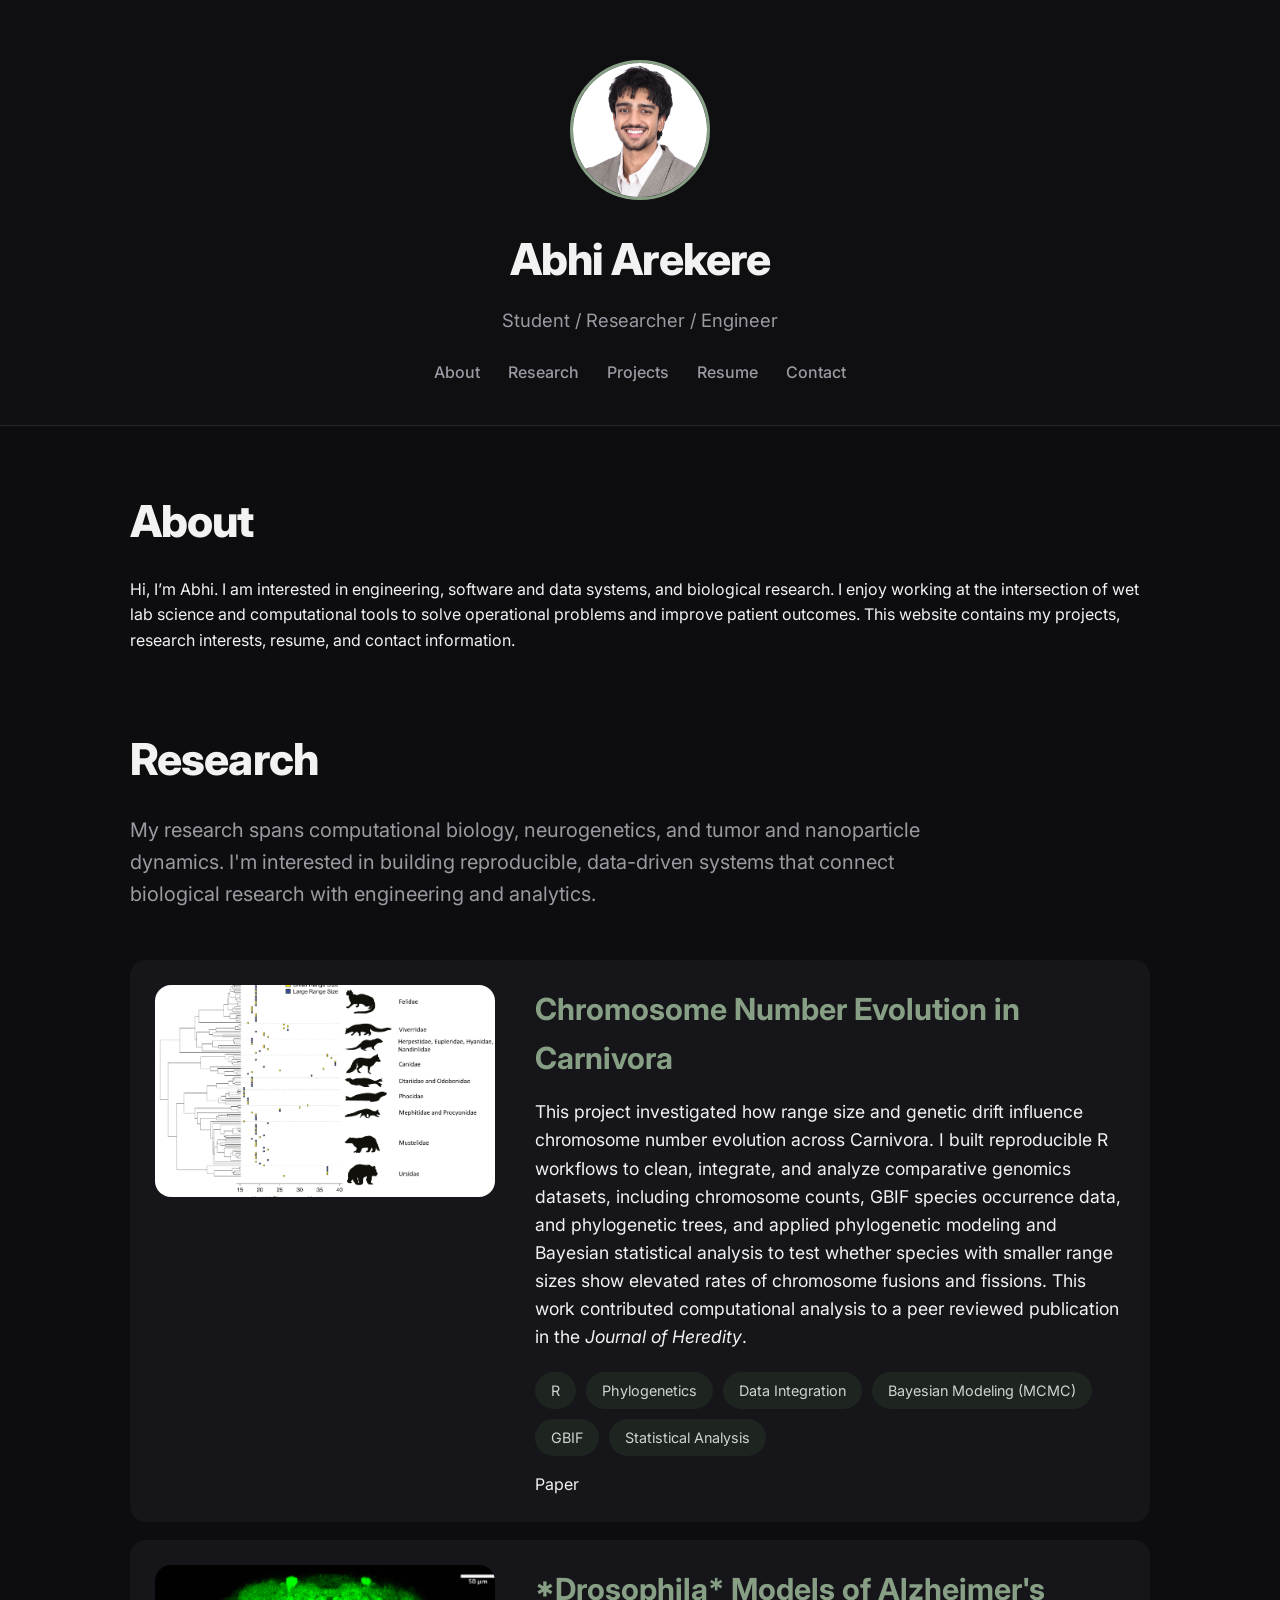
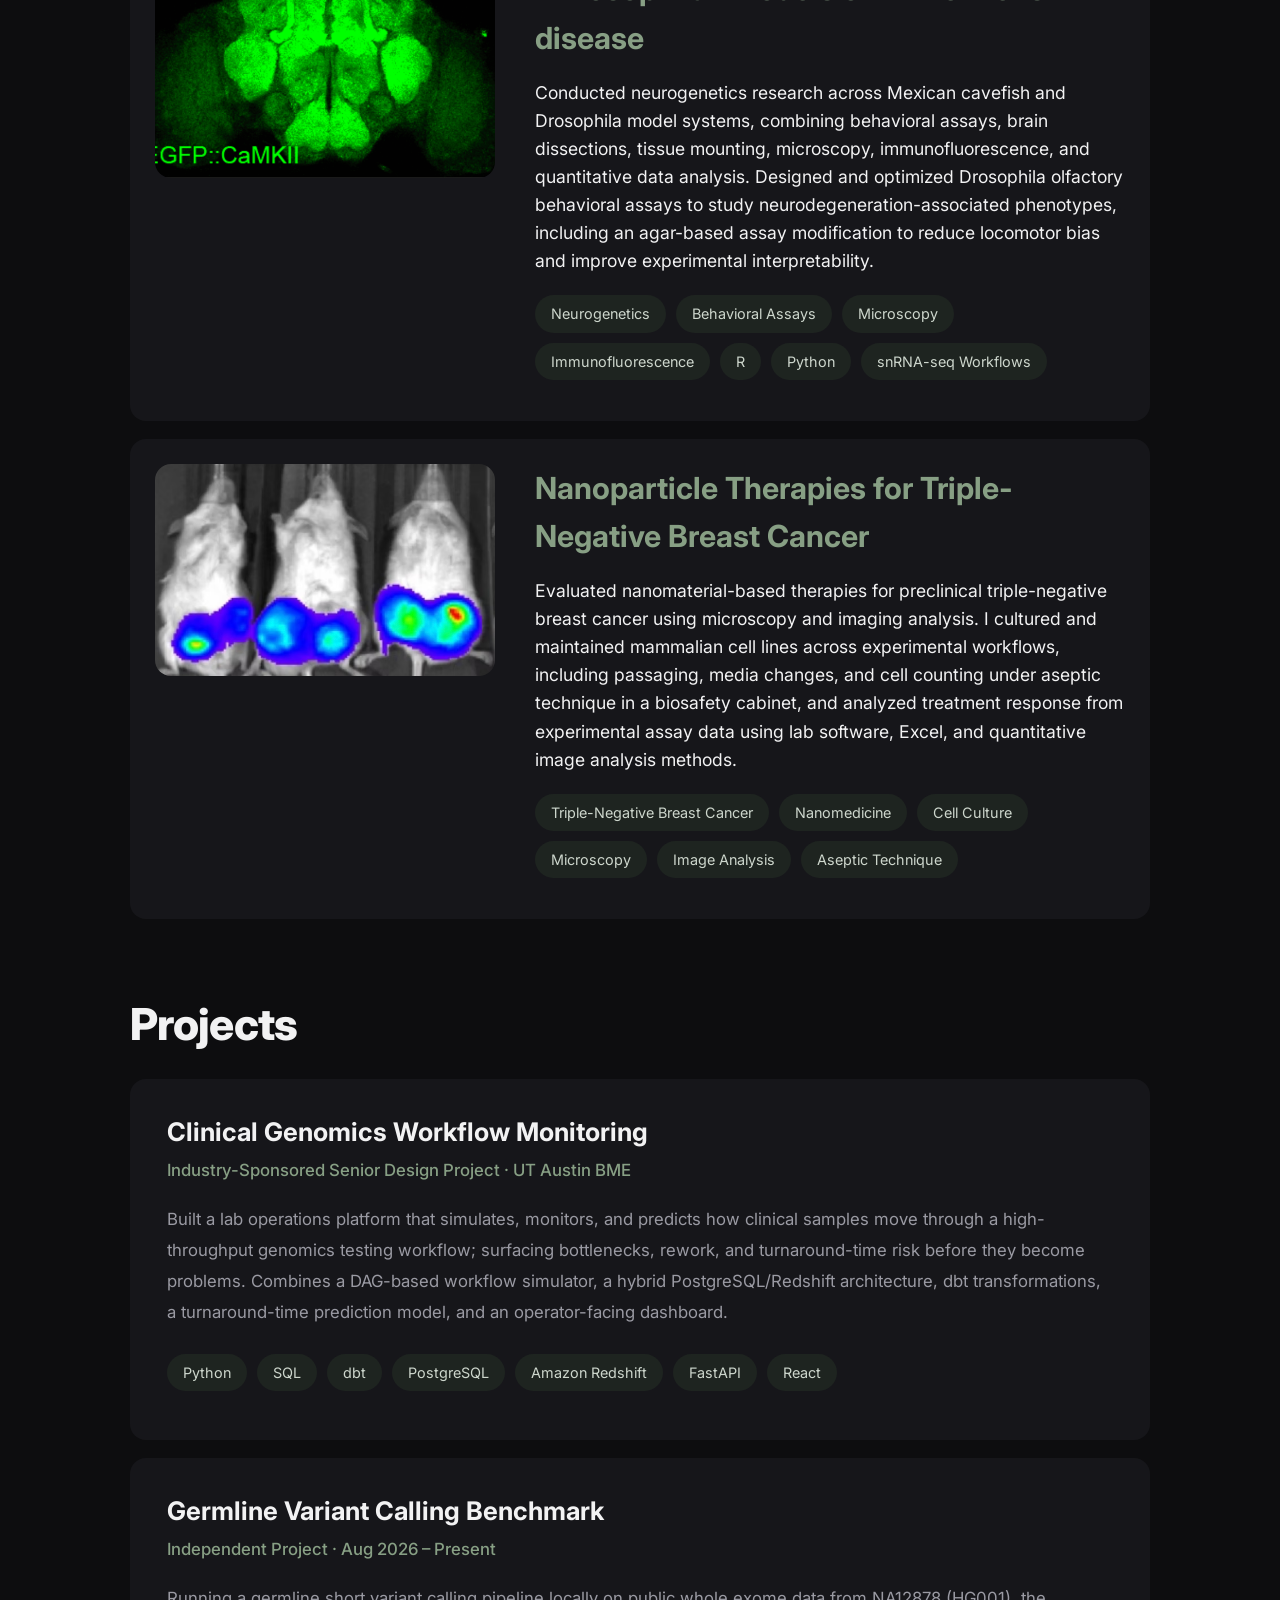
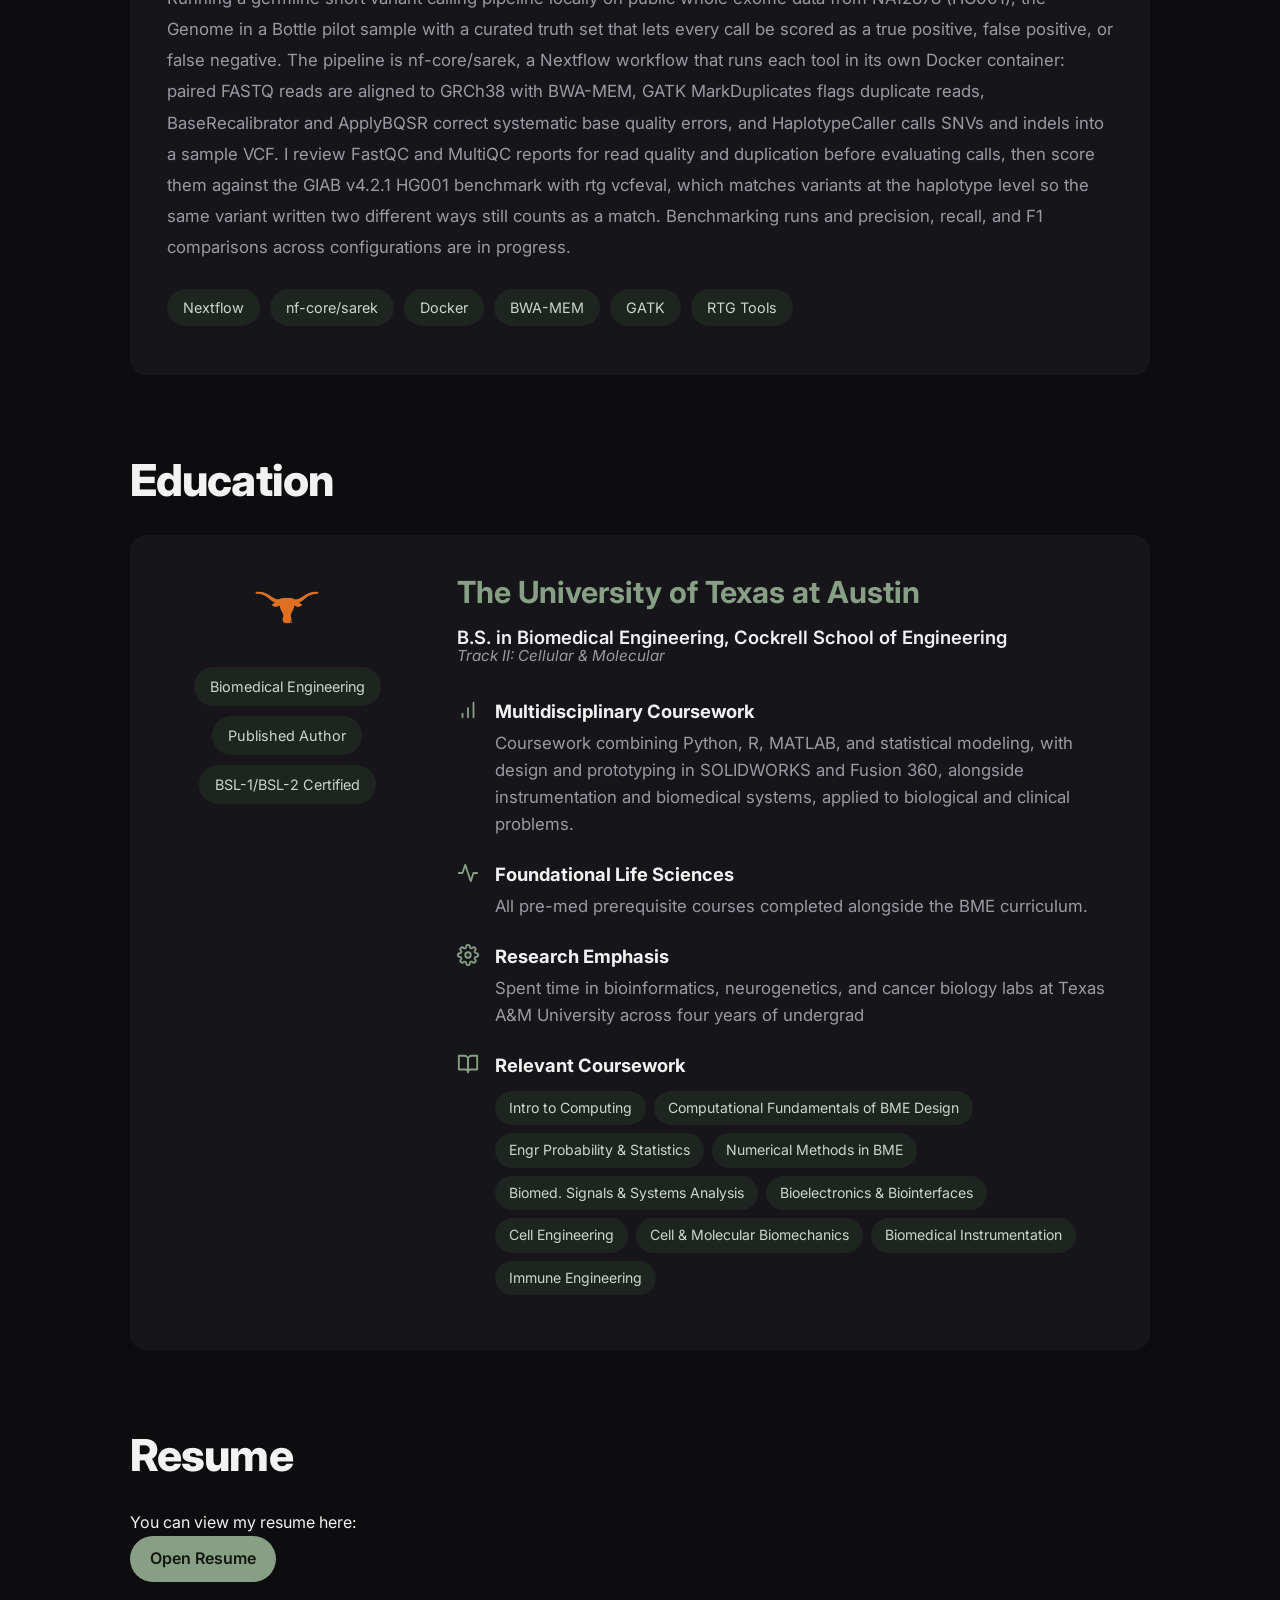
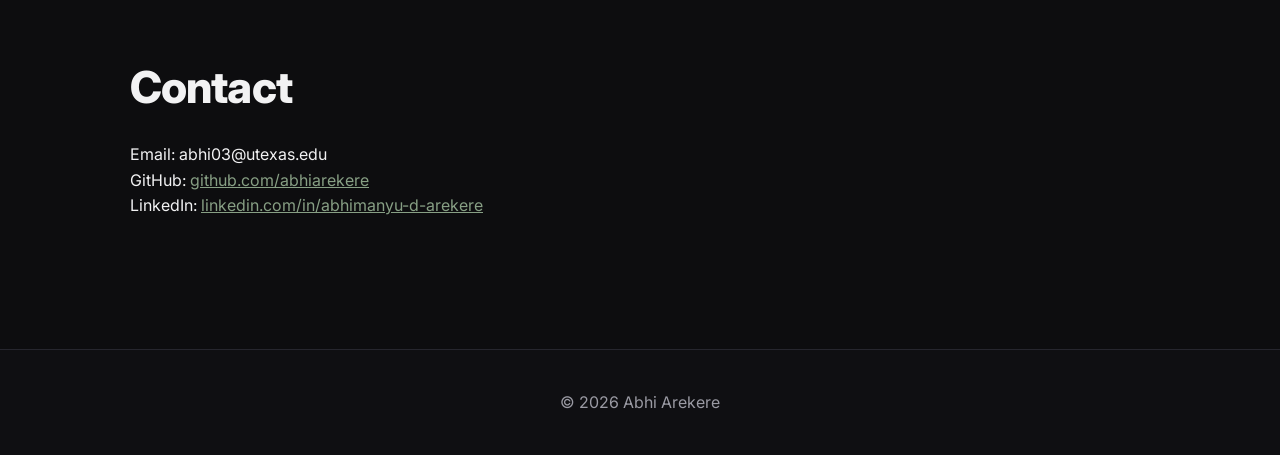
<file: index.html>
<!DOCTYPE html>
<html lang="en">
<head>
  <meta charset="UTF-8" />
  <meta name="viewport" content="width=device-width, initial-scale=1.0" />
  <title>Abhi Arekere</title>
  <link rel="stylesheet" href="style.css" />
</head>
<body>

<header>
  <img class="profile-photo" src="profile.png" alt="Abhi Arekere">
  <h1>Abhi Arekere</h1>
  <p>Student / Researcher / Engineer</p>

  <nav>
    <a href="#about">About</a>
    <a href="#research">Research</a>
    <a href="#projects">Projects</a>
    <a href="#resume">Resume</a>
    <a href="#contact">Contact</a>
  </nav>
</header>

  <main>

    <section id="about">
      <h2>About</h2>
      <p>
        Hi, I’m Abhi. I am interested in engineering, software and data systems, and biological research.
        I enjoy working at the intersection of wet lab science and computational tools to solve operational problems and improve patient outcomes. This website contains my projects,
        research interests, resume, and contact information.
      </p>
    </section>

    <section id="research">
      <h2>Research</h2>
<p class="research-intro">
    My research spans computational biology, neurogenetics, and
    tumor and nanoparticle dynamics. I'm interested in building reproducible, data-driven
    systems that connect biological research with engineering and analytics.
  </p>


      <div class="card">
  <div class="research-item">
    <a class="research-thumb" href="research-carnivora.html">
      <img src="images/carnivora.png" alt="Chromosome number evolution in Carnivora">
    </a>

    <div class="research-content">
      <h3>
        <a href="research-carnivora.html">Chromosome Number Evolution in Carnivora</a>
      </h3>

      <p>
        This project investigated how range size and genetic drift influence chromosome number evolution across Carnivora.
        I built reproducible R workflows to clean, integrate, and analyze comparative genomics datasets, including
        chromosome counts, GBIF species occurrence data, and phylogenetic trees, and applied phylogenetic modeling and
        Bayesian statistical analysis to test whether species with smaller range sizes show elevated rates of chromosome
        fusions and fissions. This work contributed computational analysis to a peer reviewed publication in the
        <em>Journal of Heredity</em>.
      </p>

      <div class="tags">
        <span class="tag">R</span>
        <span class="tag">Phylogenetics</span>
        <span class="tag">Data Integration</span>
        <span class="tag">Bayesian Modeling (MCMC)</span>
        <span class="tag">GBIF</span>
        <span class="tag">Statistical Analysis</span>
      </div>

      <a class="research-link" href="https://doi.org/10.1093/jhered/esae025" target="_blank">
         Paper
  </a>
    </div>
  </div>
</div>
    
          <div class="card">
  <div class="research-item">
    <a class="research-thumb" href="research-neurogenetics.html">
        <img src="images/neurogenetics.png" alt="Neurogenetics assay development and sequencing data analysis">
    </a>

    <div class="research-content">
    <h3><a href="research-neurogenetics.html">*Drosophila* Models of Alzheimer's disease</a></h3>

    <p>
      Conducted neurogenetics research across Mexican cavefish and Drosophila model systems,
      combining behavioral assays, brain dissections, tissue mounting, microscopy, immunofluorescence,
      and quantitative data analysis. Designed and optimized Drosophila olfactory behavioral assays
      to study neurodegeneration-associated phenotypes, including an agar-based assay modification
      to reduce locomotor bias and improve experimental interpretability.
    </p>

    <div class="tags">
      <span class="tag">Neurogenetics</span>
      <span class="tag">Behavioral Assays</span>
      <span class="tag">Microscopy</span>
      <span class="tag">Immunofluorescence</span>
      <span class="tag">R</span>
      <span class="tag">Python</span>
      <span class="tag">snRNA-seq Workflows</span>
    </div>
  </div>
</div>
          </div>
    
      <div class="card">
        <div class="research-item">
          <div class="research-thumb">
            <img src="images/tnbc.png" alt="Nanoparticle therapies for triple-negative breast cancer">
          </div>

          <div class="research-content">
            <h3>Nanoparticle Therapies for Triple-Negative Breast Cancer</h3>

            <p>
              Evaluated nanomaterial-based therapies for preclinical triple-negative breast cancer using
              microscopy and imaging analysis. I cultured and maintained mammalian cell lines across
              experimental workflows, including passaging, media changes, and cell counting under aseptic
              technique in a biosafety cabinet, and analyzed treatment response from experimental assay
              data using lab software, Excel, and quantitative image analysis methods.
            </p>

            <div class="tags">
              <span class="tag">Triple-Negative Breast Cancer</span>
              <span class="tag">Nanomedicine</span>
              <span class="tag">Cell Culture</span>
              <span class="tag">Microscopy</span>
              <span class="tag">Image Analysis</span>
              <span class="tag">Aseptic Technique</span>
            </div>
          </div>
        </div>
      </div>
  
  

    </section>
    
<section id="projects">
  <h2>Projects</h2>

  <div class="card project-card">
    <h3 class="project-title">
      Clinical Genomics Workflow Monitoring
    </h3>
    <p class="project-role">Industry-Sponsored Senior Design Project · UT Austin BME</p>

    <p class="project-desc">
      Built a lab operations platform that simulates, monitors, and predicts how clinical
      samples move through a high-throughput genomics testing workflow; surfacing bottlenecks,
      rework, and turnaround-time risk before they become problems. Combines a DAG-based
      workflow simulator, a hybrid PostgreSQL/Redshift architecture, dbt transformations, a
      turnaround-time prediction model, and an operator-facing dashboard.
    </p>

    <div class="tags">
      <span class="tag">Python</span>
      <span class="tag">SQL</span>
      <span class="tag">dbt</span>
      <span class="tag">PostgreSQL</span>
      <span class="tag">Amazon Redshift</span>
      <span class="tag">FastAPI</span>
      <span class="tag">React</span>
    </div>

  </div>

    <div class="card project-card">
    <h3 class="project-title">Germline Variant Calling Benchmark</h3>
    <p class="project-role">Independent Project · Aug 2026 – Present</p>

    <p class="project-desc">
      Running a germline short variant calling pipeline locally on public whole exome data from
      NA12878 (HG001), the Genome in a Bottle pilot sample with a curated truth set that lets every
      call be scored as a true positive, false positive, or false negative. The pipeline is
      nf-core/sarek, a Nextflow workflow that runs each tool in its own Docker container: paired
      FASTQ reads are aligned to GRCh38 with BWA-MEM, GATK MarkDuplicates flags duplicate reads,
      BaseRecalibrator and ApplyBQSR correct systematic base quality errors, and HaplotypeCaller
      calls SNVs and indels into a sample VCF. I review FastQC and MultiQC reports for read quality
      and duplication before evaluating calls, then score them against the GIAB v4.2.1 HG001
      benchmark with rtg vcfeval, which matches variants at the haplotype level so the same variant
      written two different ways still counts as a match. Benchmarking runs and precision, recall,
      and F1 comparisons across configurations are in progress.
    </p>

    <div class="tags">
      <span class="tag">Nextflow</span>
      <span class="tag">nf-core/sarek</span>
      <span class="tag">Docker</span>
      <span class="tag">BWA-MEM</span>
      <span class="tag">GATK</span>
      <span class="tag">RTG Tools</span>
    </div>
  </div>
</section>

  

<section id="education">
  <h2>Education</h2>

  <div class="education-item">
    <div class="education-left">
      <img class="school-logo" src="ut-logo.png" alt="University of Texas at Austin logo">

      <div class="edu-tags">
        <span class="edu-tag">Biomedical Engineering</span>
        <span class="edu-tag">Published Author</span>
        <span class="edu-tag">BSL-1/BSL-2 Certified</span>
      </div>
    </div>

    <div class="education-right">
      <h3>The University of Texas at Austin</h3>
      <p class="edu-degree">B.S. in Biomedical Engineering, Cockrell School of Engineering</p>
      <p class="edu-track">Track II: Cellular &amp; Molecular</p>

      <div class="edu-point">
        <span class="edu-icon">
          <!-- bar-chart -->
          <svg xmlns="http://www.w3.org/2000/svg" viewBox="0 0 24 24" fill="none" stroke="currentColor" stroke-width="2" stroke-linecap="round" stroke-linejoin="round">
            <line x1="12" y1="20" x2="12" y2="10"></line>
            <line x1="18" y1="20" x2="18" y2="4"></line>
            <line x1="6" y1="20" x2="6" y2="16"></line>
          </svg>
        </span>
        <div>
          <h4>Multidisciplinary Coursework</h4>
          <p>Coursework combining Python, R, MATLAB, and statistical modeling, with design and prototyping in SOLIDWORKS and Fusion 360, alongside
            instrumentation and biomedical systems, applied to biological and clinical problems.</p>
            
        </div>
      </div>

      <div class="edu-point">
        <span class="edu-icon">
          <!-- dna / activity -->
          <svg xmlns="http://www.w3.org/2000/svg" viewBox="0 0 24 24" fill="none" stroke="currentColor" stroke-width="2" stroke-linecap="round" stroke-linejoin="round">
            <path d="M22 12h-4l-3 9L9 3l-3 9H2"></path>
          </svg>
        </span>
        <div>
          <h4>Foundational Life Sciences</h4>
          <p>All pre-med prerequisite courses completed alongside the BME curriculum.</p>
        </div>
      </div>

      <div class="edu-point">
        <span class="edu-icon">
          <!-- settings / gear -->
          <svg xmlns="http://www.w3.org/2000/svg" viewBox="0 0 24 24" fill="none" stroke="currentColor" stroke-width="2" stroke-linecap="round" stroke-linejoin="round">
            <circle cx="12" cy="12" r="3"></circle>
            <path d="M19.4 15a1.65 1.65 0 0 0 .33 1.82l.06.06a2 2 0 0 1-2.83 2.83l-.06-.06a1.65 1.65 0 0 0-1.82-.33 1.65 1.65 0 0 0-1 1.51V21a2 2 0 0 1-4 0v-.09A1.65 1.65 0 0 0 9 19.4a1.65 1.65 0 0 0-1.82.33l-.06.06a2 2 0 0 1-2.83-2.83l.06-.06a1.65 1.65 0 0 0 .33-1.82 1.65 1.65 0 0 0-1.51-1H3a2 2 0 0 1 0-4h.09A1.65 1.65 0 0 0 4.6 9a1.65 1.65 0 0 0-.33-1.82l-.06-.06a2 2 0 0 1 2.83-2.83l.06.06a1.65 1.65 0 0 0 1.82.33H9a1.65 1.65 0 0 0 1-1.51V3a2 2 0 0 1 4 0v.09a1.65 1.65 0 0 0 1 1.51 1.65 1.65 0 0 0 1.82-.33l.06-.06a2 2 0 0 1 2.83 2.83l-.06.06a1.65 1.65 0 0 0-.33 1.82V9a1.65 1.65 0 0 0 1.51 1H21a2 2 0 0 1 0 4h-.09a1.65 1.65 0 0 0-1.51 1z"></path>
          </svg>
        </span>
        <div>
          <h4>Research Emphasis</h4>
          <p>Spent time in bioinformatics, neurogenetics, and cancer biology labs at Texas A&M University across four years of undergrad</p>
        </div>
      </div>

      <div class="edu-point">
        <span class="edu-icon">
          <!-- book-open -->
          <svg xmlns="http://www.w3.org/2000/svg" viewBox="0 0 24 24" fill="none" stroke="currentColor" stroke-width="2" stroke-linecap="round" stroke-linejoin="round">
            <path d="M2 3h6a4 4 0 0 1 4 4v14a3 3 0 0 0-3-3H2z"></path>
            <path d="M22 3h-6a4 4 0 0 0-4 4v14a3 3 0 0 1 3-3h7z"></path>
          </svg>
        </span>
        <div>
          <h4>Relevant Coursework</h4>
          <div class="coursework-tags">
            <!-- Courses Below -->
            <span class="course-tag">Intro to Computing</span>
            <span class="course-tag">Computational Fundamentals of BME Design</span>
            <span class="course-tag">Engr Probability & Statistics</span>
            <span class="course-tag">Numerical Methods in BME</span>
            <span class="course-tag">Biomed. Signals & Systems Analysis</span>
            <span class="course-tag">Bioelectronics & Biointerfaces</span>
            <span class="course-tag">Cell Engineering </span>
            <span class="course-tag">Cell & Molecular Biomechanics</span>
            <span class="course-tag">Biomedical Instrumentation</span>
            <span class="course-tag">Immune Engineering</span>
  

          </div>
        </div>
      </div>
    </div>
  </div>
</section>

            
    <section id="resume">
      <h2>Resume</h2>
      <p>
        You can view my resume here:
      </p>
      <a class="button" href="AbhiArekere_Engineering_Resume.pdf" target="_blank">Open Resume</a>
    </section>

    <section id="contact">
      <h2>Contact</h2>
      <p>Email: abhi03@utexas.edu</p>
      <p>GitHub: <a href="https://github.com/abhiarekere">github.com/abhiarekere</a></p>
      <p>LinkedIn: <a href="https://linkedin.com/in/abhimanyu-d-arekere">linkedin.com/in/abhimanyu-d-arekere</a></p>
    </section>

  </main>

  <footer>
    <p>© 2026 Abhi Arekere</p>
  </footer>

</body>
</html>
</file>
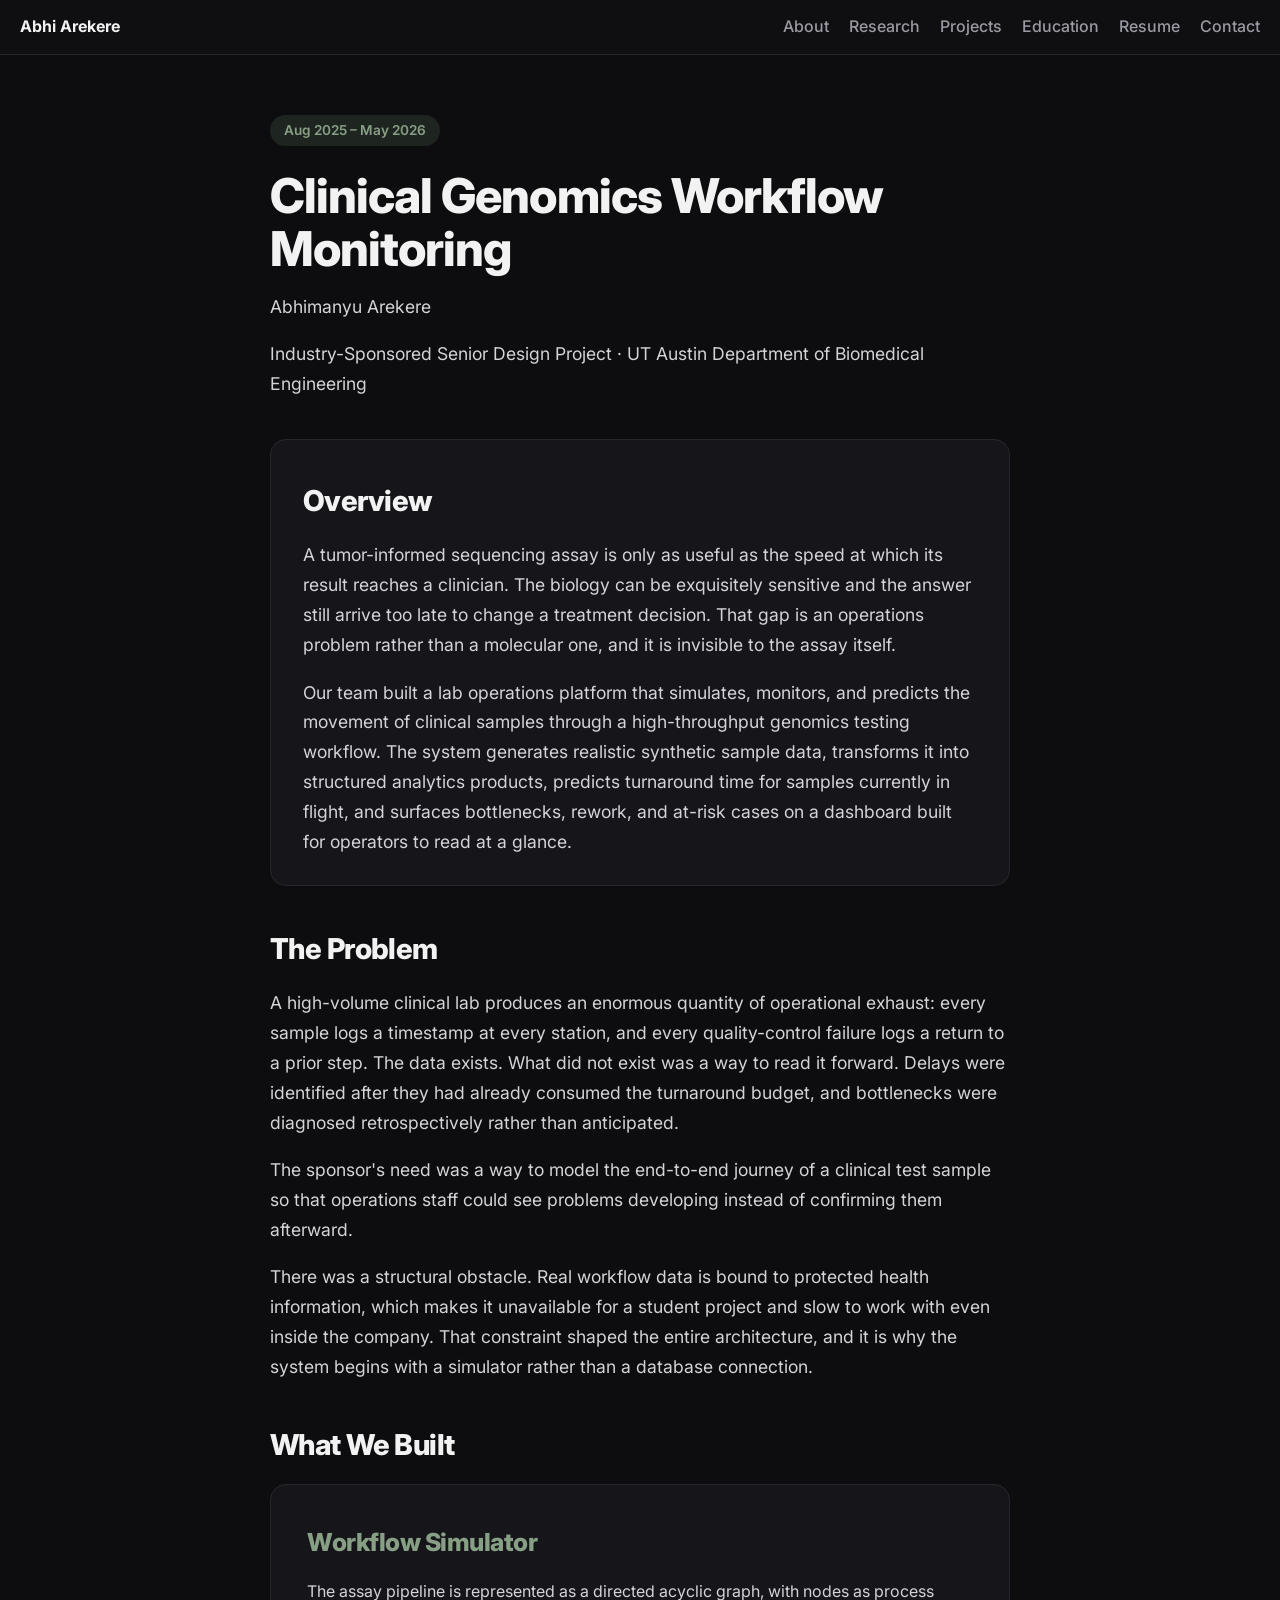
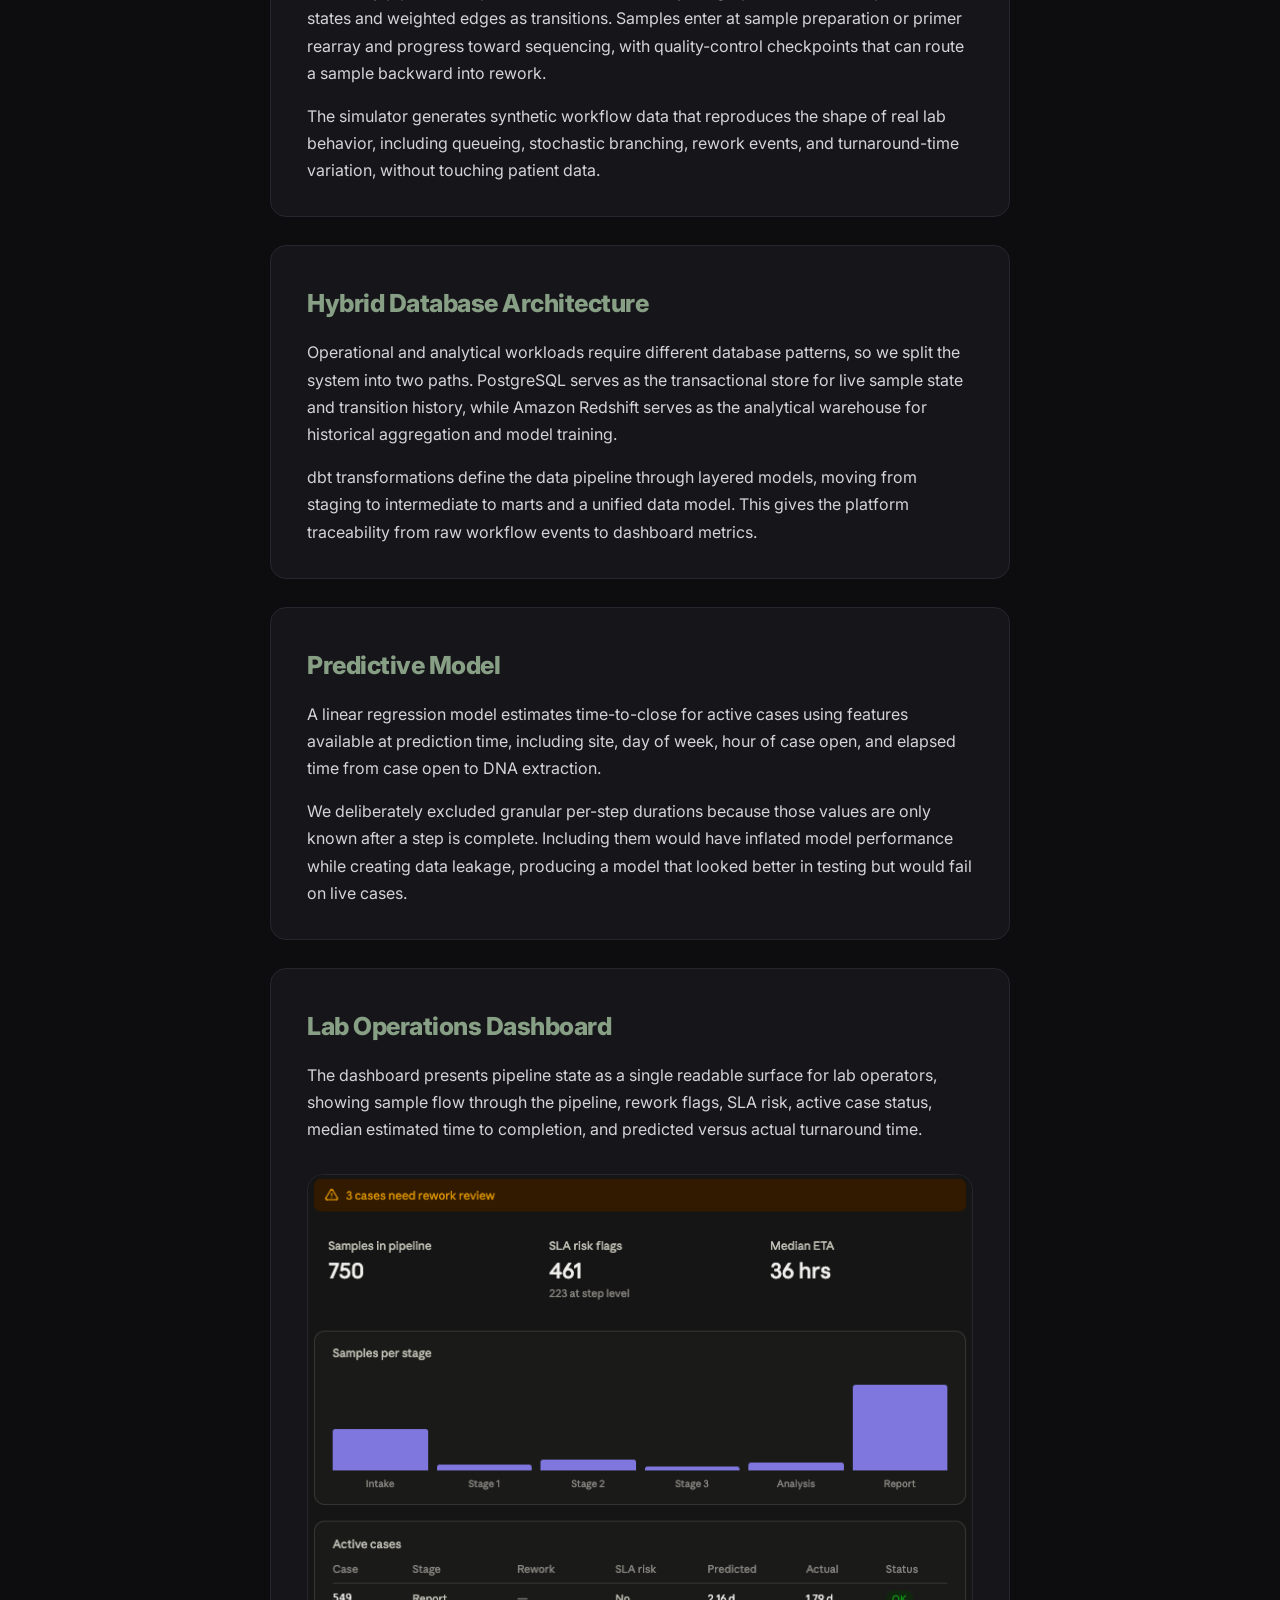
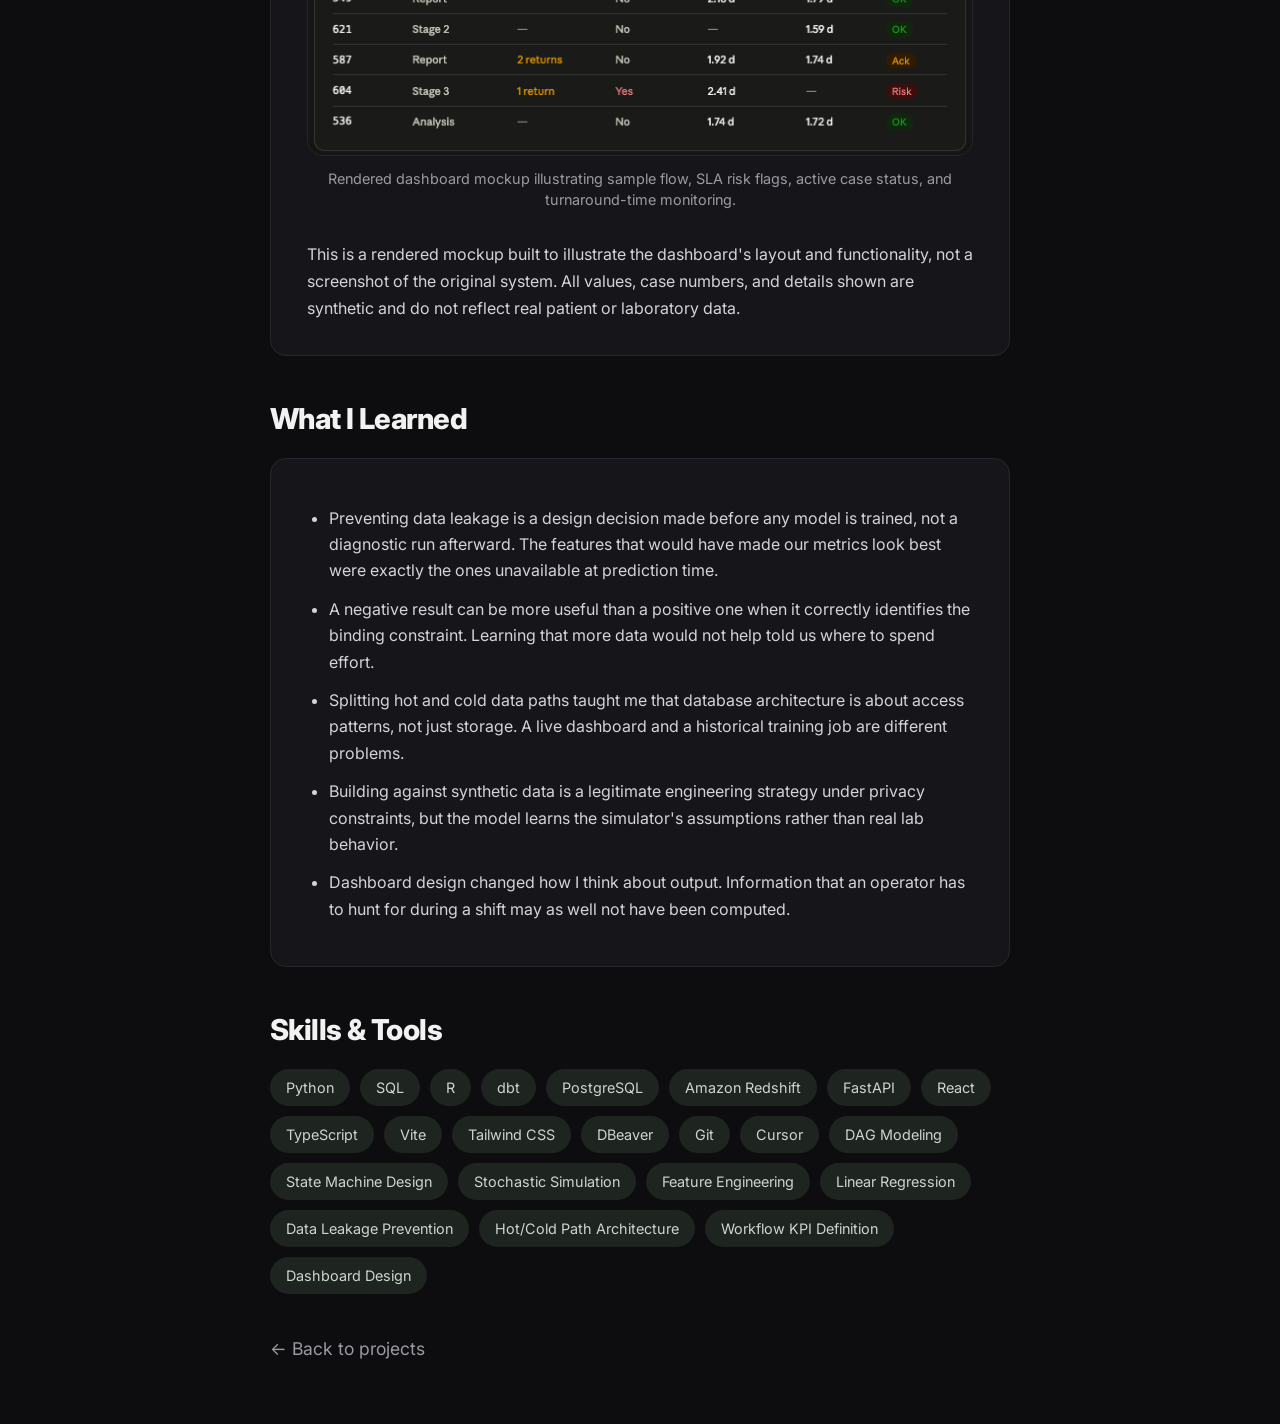
<file: project-clinical-genomics.html>
<!DOCTYPE html>
<html lang="en">
<head>
  <meta charset="UTF-8">
  <meta name="viewport" content="width=device-width, initial-scale=1.0">
  <title>Clinical Genomics Workflow Monitoring</title>
  <link rel="stylesheet" href="style.css">
</head>
  <body>
  <div class="site-nav">
    <a class="site-name" href="index.html">Abhi Arekere</a>
    <nav>
      <a href="index.html#about">About</a>
      <a href="index.html#research">Research</a>
      <a href="index.html#projects">Projects</a>
      <a href="index.html#education">Education</a>
      <a href="index.html#resume">Resume</a>
      <a href="index.html#contact">Contact</a>
    </nav>
  </div>
  <main class="detail-page">

    <span class="badge">Aug 2025 – May 2026</span>

    <h1>Clinical Genomics Workflow Monitoring</h1>
    <p class="author">Abhimanyu Arekere</p>
    <p class="affiliation">Industry-Sponsored Senior Design Project · UT Austin Department of Biomedical Engineering</p>

    <section class="abstract">
      <h2>Overview</h2>
      <p>
        A tumor-informed sequencing assay is only as useful as the speed at which its result
        reaches a clinician. The biology can be exquisitely sensitive and the answer still arrive
        too late to change a treatment decision. That gap is an operations problem rather than a
        molecular one, and it is invisible to the assay itself.
      </p>
      <p>
        Our team built a lab operations platform that simulates, monitors, and predicts the
        movement of clinical samples through a high-throughput genomics testing workflow. The
        system generates realistic synthetic sample data, transforms it into structured analytics
        products, predicts turnaround time for samples currently in flight, and surfaces
        bottlenecks, rework, and at-risk cases on a dashboard built for operators to read at a glance.
      </p>
    </section>

    <section>
      <h2>The Problem</h2>
      <p>
        A high-volume clinical lab produces an enormous quantity of operational exhaust: every
        sample logs a timestamp at every station, and every quality-control failure logs a return
        to a prior step. The data exists. What did not exist was a way to read it forward. Delays
        were identified after they had already consumed the turnaround budget, and bottlenecks were
        diagnosed retrospectively rather than anticipated.
      </p>
      <p>
        The sponsor's need was a way to model the end-to-end journey of a clinical test sample so
        that operations staff could see problems developing instead of confirming them afterward.
      </p>
      <p>
        There was a structural obstacle. Real workflow data is bound to protected health
        information, which makes it unavailable for a student project and slow to work with even
        inside the company. That constraint shaped the entire architecture, and it is why the
        system begins with a simulator rather than a database connection.
      </p>
    </section>

    <section>
  <h2>What We Built</h2>

  <div class="project-detail-card">
    <h2>Workflow Simulator</h2>
    <p>
      The assay pipeline is represented as a directed acyclic graph, with nodes as process states
      and weighted edges as transitions. Samples enter at sample preparation or primer rearray and
      progress toward sequencing, with quality-control checkpoints that can route a sample backward
      into rework.
    </p>
    <p>
      The simulator generates synthetic workflow data that reproduces the shape of real lab behavior,
      including queueing, stochastic branching, rework events, and turnaround-time variation, without
      touching patient data.
    </p>
  </div>

  <div class="project-detail-card">
    <h2>Hybrid Database Architecture</h2>
    <p>
      Operational and analytical workloads require different database patterns, so we split the system
      into two paths. PostgreSQL serves as the transactional store for live sample state and transition
      history, while Amazon Redshift serves as the analytical warehouse for historical aggregation and
      model training.
    </p>
    <p>
      dbt transformations define the data pipeline through layered models, moving from staging to
      intermediate to marts and a unified data model. This gives the platform traceability from raw
      workflow events to dashboard metrics.
    </p>
  </div>

  <div class="project-detail-card">
    <h2>Predictive Model</h2>
    <p>
      A linear regression model estimates time-to-close for active cases using features available at
      prediction time, including site, day of week, hour of case open, and elapsed time from case open
      to DNA extraction.
    </p>
    <p>
      We deliberately excluded granular per-step durations because those values are only known after
      a step is complete. Including them would have inflated model performance while creating data
      leakage, producing a model that looked better in testing but would fail on live cases.
    </p>
  </div>

  <div class="project-detail-card">
    <h2>Lab Operations Dashboard</h2>
    <p>
      The dashboard presents pipeline state as a single readable surface for lab operators, showing
      sample flow through the pipeline, rework flags, SLA risk, active case status, median estimated
      time to completion, and predicted versus actual turnaround time.
    </p>

    <figure class="project-detail-image">
      <img src="images/dashboard.png" alt="Clinical genomics workflow monitoring dashboard mockup">
      <figcaption>
        Rendered dashboard mockup illustrating sample flow, SLA risk flags, active case status,
        and turnaround-time monitoring.
      </figcaption>
    </figure>

    <p class="project-note">
      This is a rendered mockup built to illustrate the dashboard's layout and functionality, not a
      screenshot of the original system. All values, case numbers, and details shown are synthetic and
      do not reflect real patient or laboratory data.
    </p>
  </div>
</section>

   <section>
  <h2>What I Learned</h2>

  <div class="project-detail-card">
    <ul>
      <li>
        Preventing data leakage is a design decision made before any model is trained, not a
        diagnostic run afterward. The features that would have made our metrics look best were
        exactly the ones unavailable at prediction time.
      </li>
      <li>
        A negative result can be more useful than a positive one when it correctly identifies the
        binding constraint. Learning that more data would not help told us where to spend effort.
      </li>
      <li>
        Splitting hot and cold data paths taught me that database architecture is about access
        patterns, not just storage. A live dashboard and a historical training job are different
        problems.
      </li>
      <li>
        Building against synthetic data is a legitimate engineering strategy under privacy
        constraints, but the model learns the simulator's assumptions rather than real lab behavior.
      </li>
      <li>
        Dashboard design changed how I think about output. Information that an operator has to hunt
        for during a shift may as well not have been computed.
      </li>
    </ul>
  </div>
</section>

    <section>
      <h2>Skills &amp; Tools</h2>
      <div class="tags">
        <span class="tag">Python</span>
        <span class="tag">SQL</span>
        <span class="tag">R</span>
        <span class="tag">dbt</span>
        <span class="tag">PostgreSQL</span>
        <span class="tag">Amazon Redshift</span>
        <span class="tag">FastAPI</span>
        <span class="tag">React</span>
        <span class="tag">TypeScript</span>
        <span class="tag">Vite</span>
        <span class="tag">Tailwind CSS</span>
        <span class="tag">DBeaver</span>
        <span class="tag">Git</span>
        <span class="tag">Cursor</span>
        <span class="tag">DAG Modeling</span>
        <span class="tag">State Machine Design</span>
        <span class="tag">Stochastic Simulation</span>
        <span class="tag">Feature Engineering</span>
        <span class="tag">Linear Regression</span>
        <span class="tag">Data Leakage Prevention</span>
        <span class="tag">Hot/Cold Path Architecture</span>
        <span class="tag">Workflow KPI Definition</span>
        <span class="tag">Dashboard Design</span>
      </div>
    </section>

    <p><a class="back-link" href="index.html#projects">← Back to projects</a></p>
    
  </main>
</body>
</html>
</file>
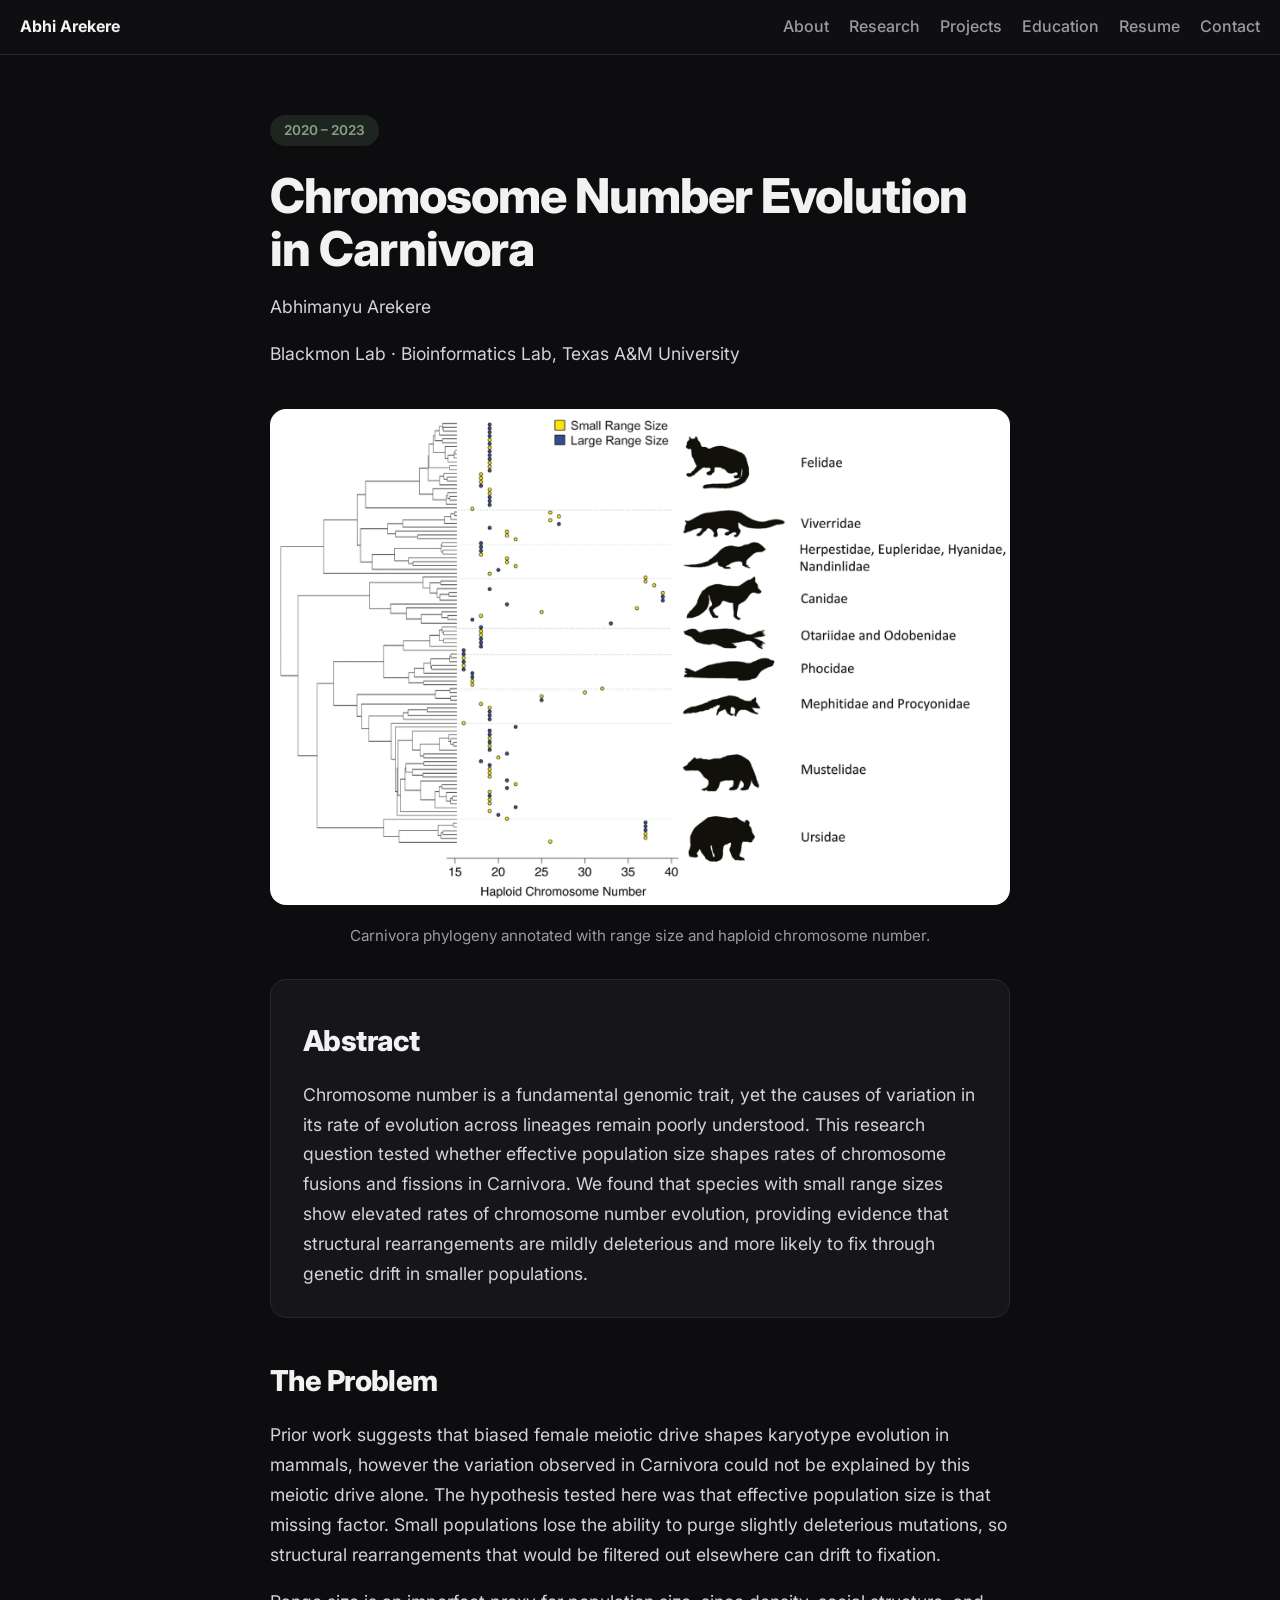
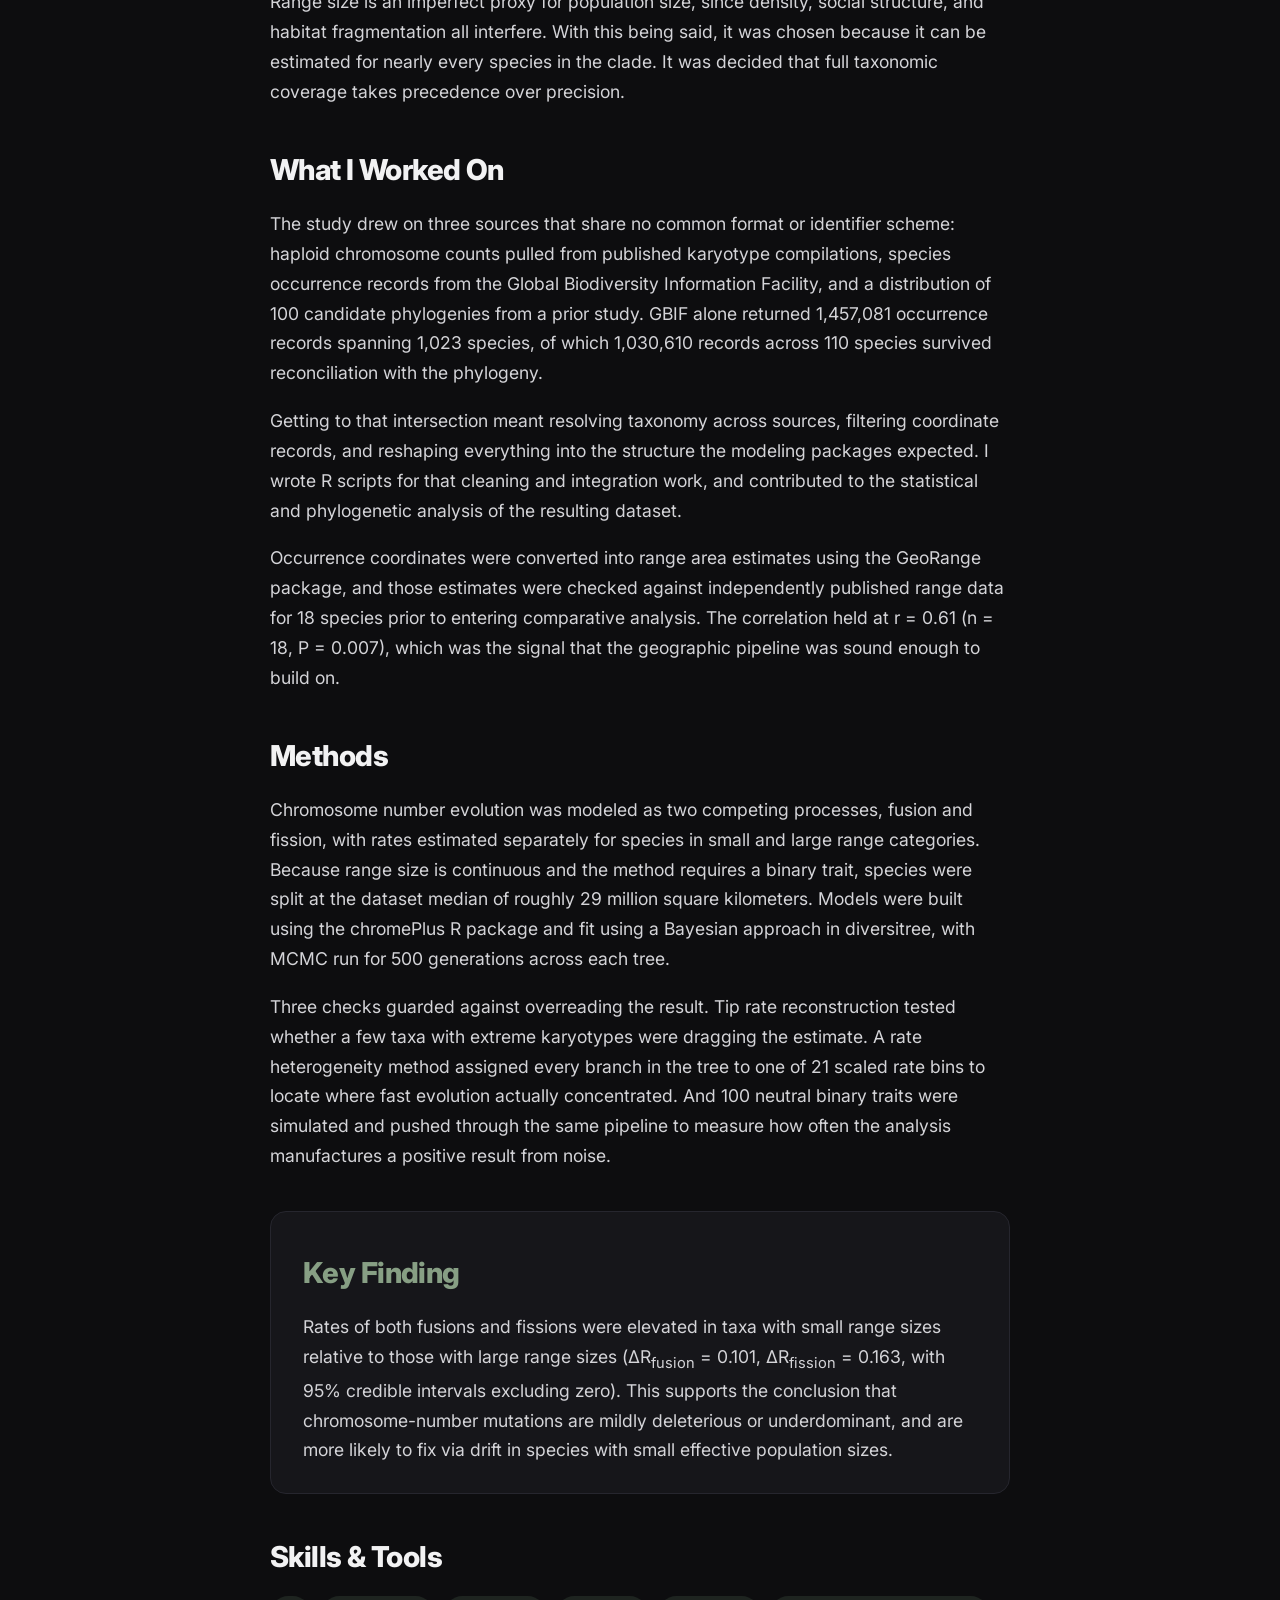
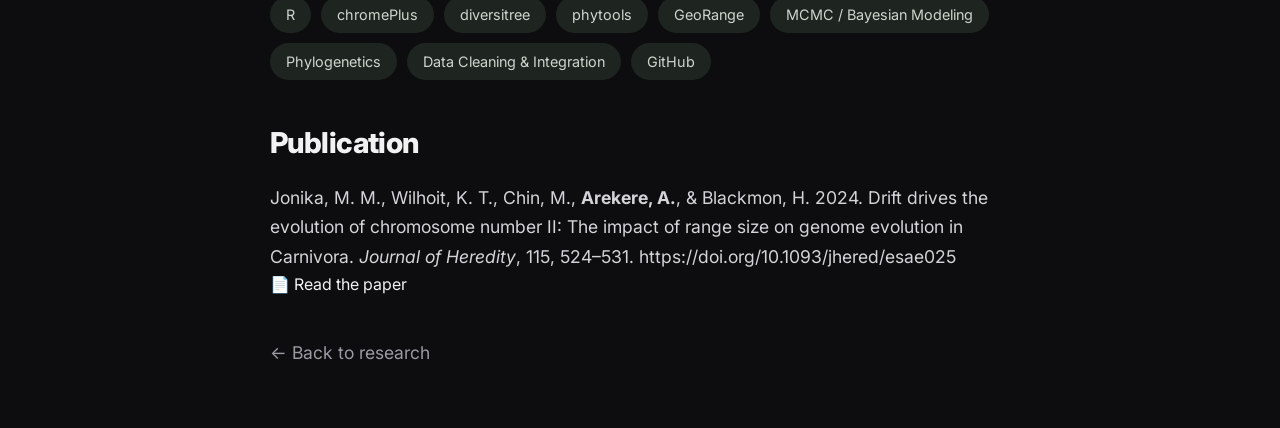
<file: research-carnivora.html>
<!DOCTYPE html>
<html lang="en">
<head>
  <meta charset="UTF-8">
  <meta name="viewport" content="width=device-width, initial-scale=1.0">
  <title>Chromosome Number Evolution in Carnivora</title>
  <link rel="stylesheet" href="style.css">
</head>
<body>
  <div class="site-nav">
    <a class="site-name" href="index.html">Abhi Arekere</a>
    <nav>
      <a href="index.html#about">About</a>
      <a href="index.html#research">Research</a>
      <a href="index.html#projects">Projects</a>
      <a href="index.html#education">Education</a>
      <a href="index.html#resume">Resume</a>
      <a href="index.html#contact">Contact</a>
    </nav>
  </div>
  <main class="detail-page">

    <span class="badge">2020 – 2023</span>

    <h1>Chromosome Number Evolution in Carnivora</h1>
    <p class="author">Abhimanyu Arekere</p>
    <p class="affiliation">Blackmon Lab · Bioinformatics Lab, Texas A&amp;M University</p>

    <figure>
      <img src="images/carnivora.png" alt="Phylogeny with range size and chromosome number">
      <figcaption>
        Carnivora phylogeny annotated with range size and haploid chromosome number.
      </figcaption>
    </figure>

    <section class="abstract">
      <h2>Abstract</h2>
      <p>
        Chromosome number is a fundamental genomic trait, yet the causes of variation
        in its rate of evolution across lineages remain poorly understood. This research
        question tested whether effective population size shapes rates of chromosome
        fusions and fissions in Carnivora. We found that species with small range sizes
        show elevated rates of chromosome number evolution, providing evidence that
        structural rearrangements are mildly deleterious and more likely to fix through
        genetic drift in smaller populations.
      </p>
    </section>

    <section>
      <h2>The Problem</h2>
      <p>
        Prior work suggests that biased female meiotic drive shapes karyotype evolution
        in mammals, however the variation observed in Carnivora could not be explained
        by this meiotic drive alone. The hypothesis tested here was that effective
        population size is that missing factor. Small populations lose the ability to
        purge slightly deleterious mutations, so structural rearrangements that would
        be filtered out elsewhere can drift to fixation.
      </p>
      <p>
        Range size is an imperfect proxy for population size, since density, social
        structure, and habitat fragmentation all interfere. With this being said, it
        was chosen because it can be estimated for nearly every species in the clade.
        It was decided that full taxonomic coverage takes precedence over precision.
      </p>
    </section>

    <section>
      <h2>What I Worked On</h2>
      <p>
        The study drew on three sources that share no common format or identifier
        scheme: haploid chromosome counts pulled from published karyotype compilations,
        species occurrence records from the Global Biodiversity Information Facility,
        and a distribution of 100 candidate phylogenies from a prior study. GBIF alone
        returned 1,457,081 occurrence records spanning 1,023 species, of which
        1,030,610 records across 110 species survived reconciliation with the
        phylogeny.
      </p>
      <p>
        Getting to that intersection meant resolving taxonomy across sources,
        filtering coordinate records, and reshaping everything into the structure
        the modeling packages expected. I wrote R scripts for that cleaning and
        integration work, and contributed to the statistical and phylogenetic
        analysis of the resulting dataset.
      </p>
      <p>
        Occurrence coordinates were converted into range area estimates using the
        GeoRange package, and those estimates were checked against independently
        published range data for 18 species prior to entering comparative analysis.
        The correlation held at r = 0.61 (n = 18, P = 0.007), which was the signal
        that the geographic pipeline was sound enough to build on.
      </p>
    </section>

    <section>
      <h2>Methods</h2>
      <p>
        Chromosome number evolution was modeled as two competing processes, fusion
        and fission, with rates estimated separately for species in small and large
        range categories. Because range size is continuous and the method requires a
        binary trait, species were split at the dataset median of roughly 29 million
        square kilometers. Models were built using the chromePlus R package and fit
        using a Bayesian approach in diversitree, with MCMC run for 500 generations
        across each tree.
      </p>
      <p>
        Three checks guarded against overreading the result. Tip rate reconstruction
        tested whether a few taxa with extreme karyotypes were dragging the estimate.
        A rate heterogeneity method assigned every branch in the tree to one of 21
        scaled rate bins to locate where fast evolution actually concentrated. And 100
        neutral binary traits were simulated and pushed through the same pipeline to
        measure how often the analysis manufactures a positive result from noise.
      </p>
    </section>

    <section class="key-finding">
      <h2>Key Finding</h2>
      <p>
        Rates of both fusions and fissions were elevated in taxa with small range sizes
        relative to those with large range sizes (ΔR<sub>fusion</sub> = 0.101, ΔR<sub>fission</sub> = 0.163,
        with 95% credible intervals excluding zero). This supports the conclusion that
        chromosome-number mutations are mildly deleterious or underdominant, and are more
        likely to fix via drift in species with small effective population sizes.
      </p>
    </section>

    <section>
      <h2>Skills &amp; Tools</h2>
      <div class="tags">
        <span class="tag">R</span>
        <span class="tag">chromePlus</span>
        <span class="tag">diversitree</span>
        <span class="tag">phytools</span>
        <span class="tag">GeoRange</span>
        <span class="tag">MCMC / Bayesian Modeling</span>
        <span class="tag">Phylogenetics</span>
        <span class="tag">Data Cleaning &amp; Integration</span>
        <span class="tag">GitHub</span>
      </div>
    </section>

    <section>
      <h2>Publication</h2>
      <p>
        Jonika, M. M., Wilhoit, K. T., Chin, M., <strong>Arekere, A.</strong>, &amp;
        Blackmon, H. 2024. Drift drives the evolution of chromosome number II: The
        impact of range size on genome evolution in Carnivora.
        <em>Journal of Heredity</em>, 115, 524–531. https://doi.org/10.1093/jhered/esae025
      </p>
      <a class="research-link" href="https://doi.org/10.1093/jhered/esae025" target="_blank">
        📄 Read the paper
      </a>
    </section>

    <p><a class="back-link" href="index.html#research">← Back to research</a></p>
    
  </main>
</body>
</html>
</file>
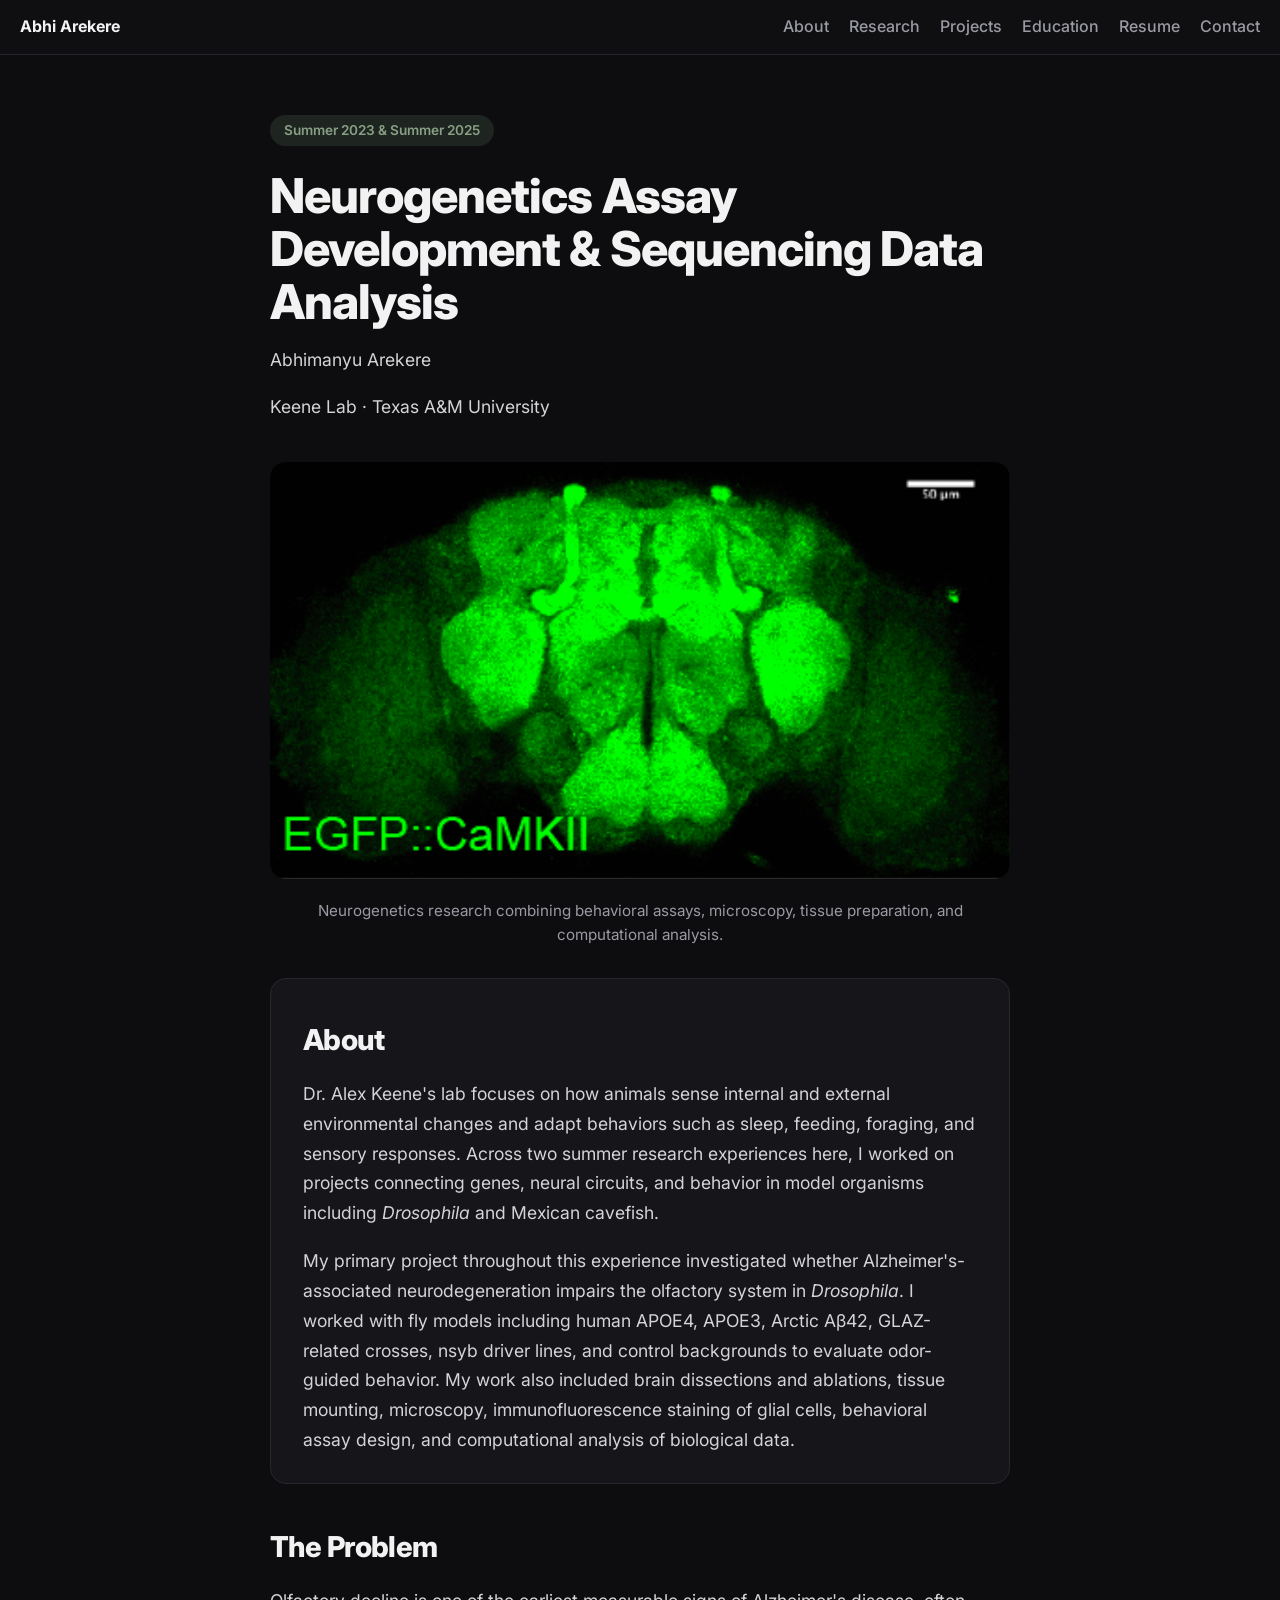
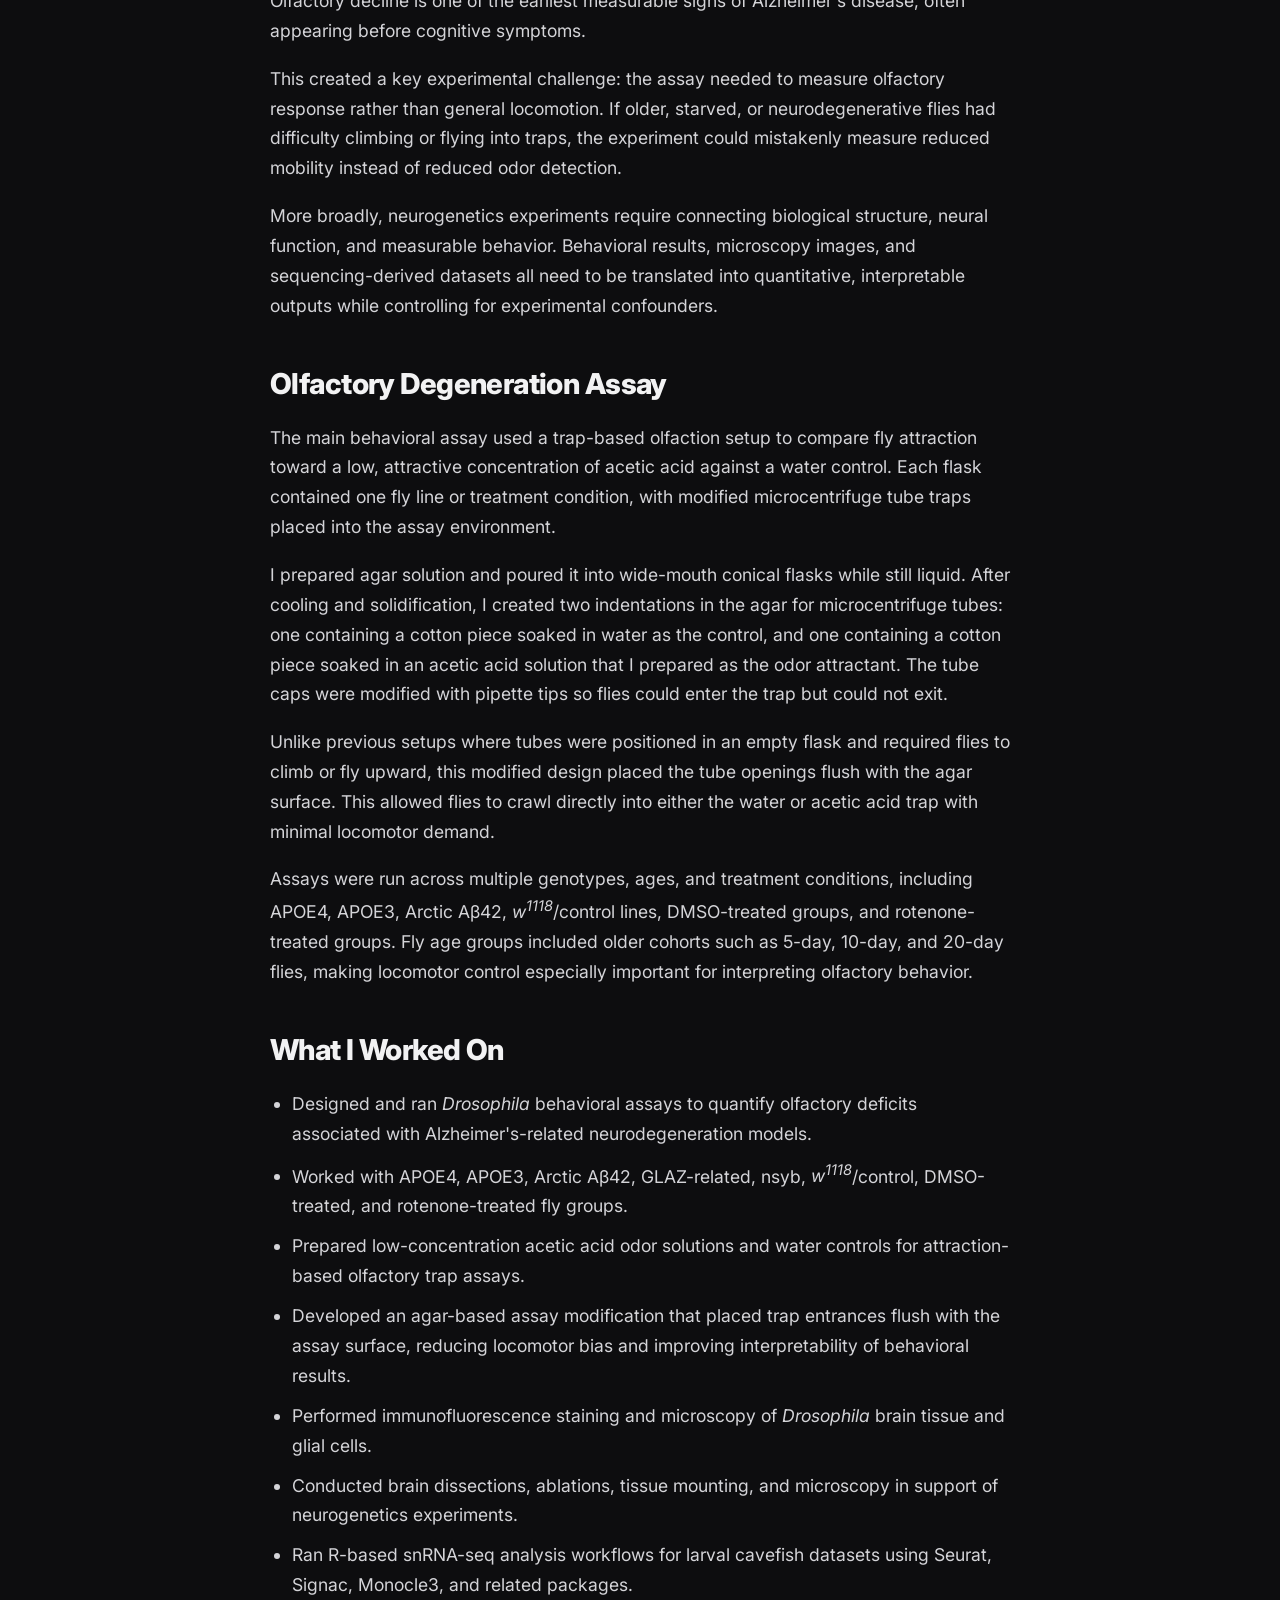
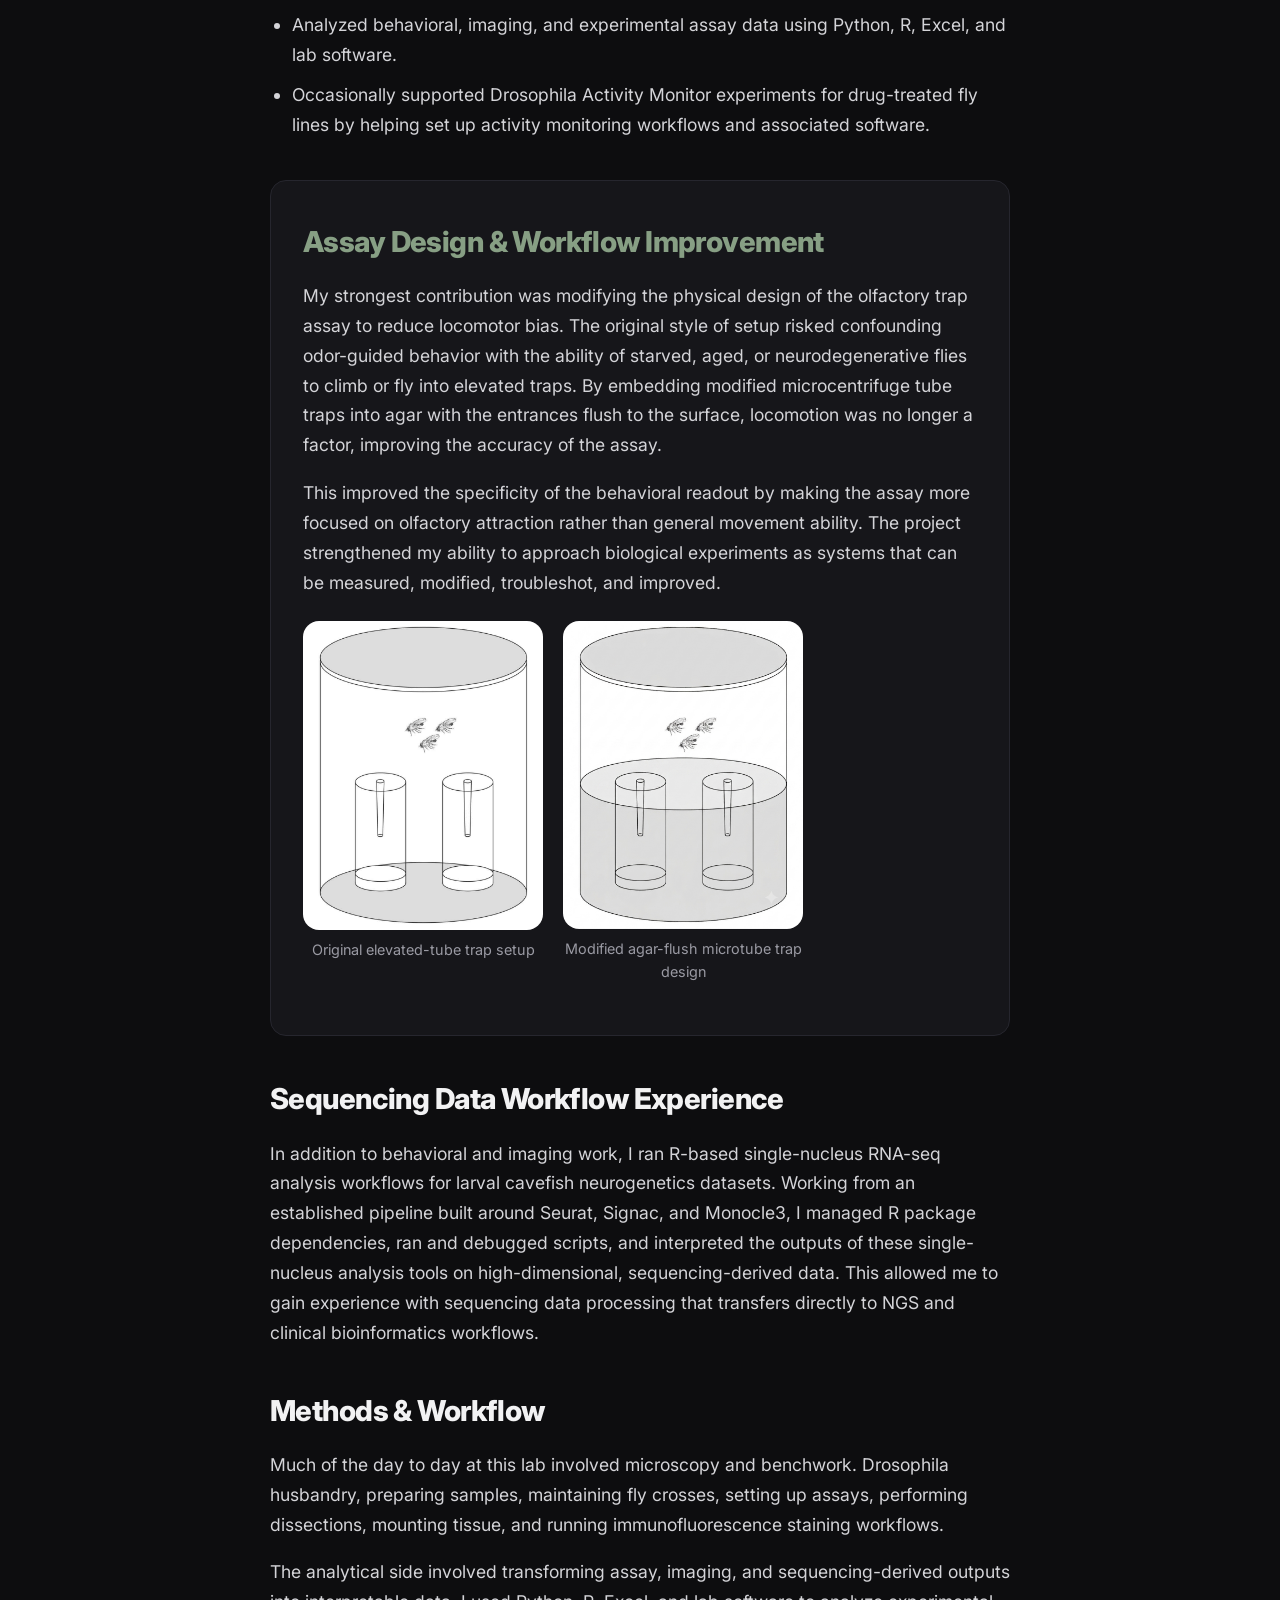
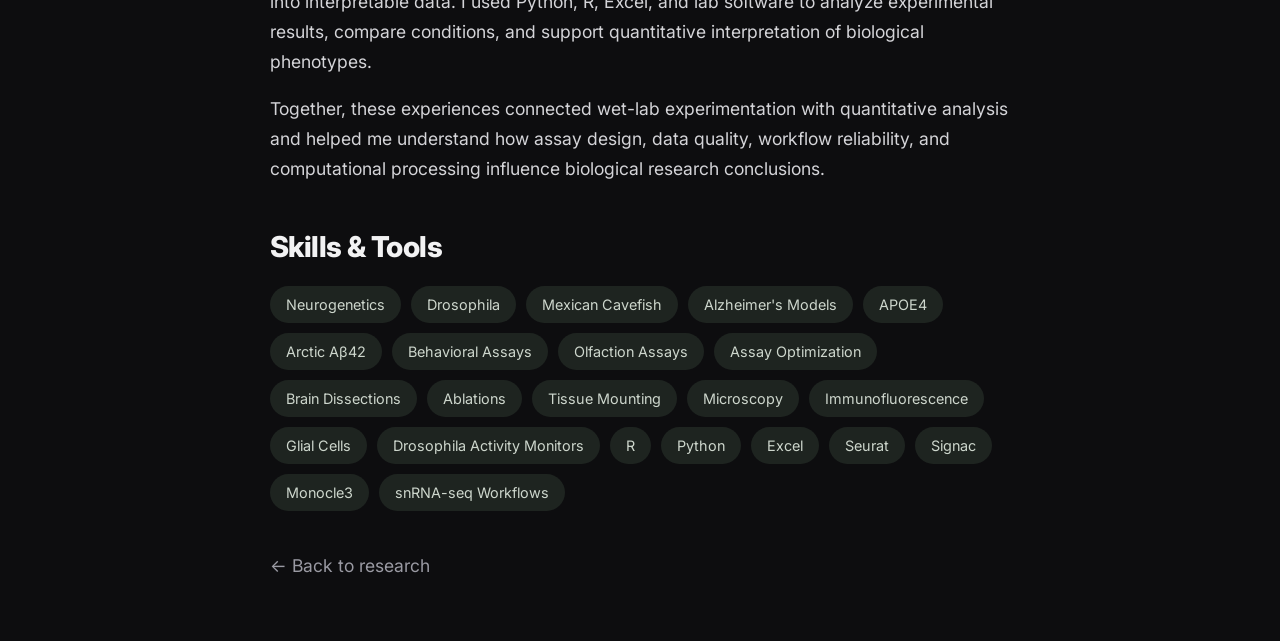
<file: research-neurogenetics.html>
<!DOCTYPE html>
<html lang="en">
<head>
  <meta charset="UTF-8">
  <meta name="viewport" content="width=device-width, initial-scale=1.0">
  <title>Neurogenetics Assay Development & Sequencing Data Analysis</title>
  <link rel="stylesheet" href="style.css">
</head>
<body>
  <div class="site-nav">
    <a class="site-name" href="index.html">Abhi Arekere</a>
    <nav>
      <a href="index.html#about">About</a>
      <a href="index.html#research">Research</a>
      <a href="index.html#projects">Projects</a>
      <a href="index.html#education">Education</a>
      <a href="index.html#resume">Resume</a>
      <a href="index.html#contact">Contact</a>
    </nav>
  </div>
  <main class="detail-page">

    <span class="badge">Summer 2023 & Summer 2025</span>

    <h1>Neurogenetics Assay Development & Sequencing Data Analysis</h1>
    <p class="author">Abhimanyu Arekere</p>
    <p class="affiliation">Keene Lab · Texas A&amp;M University</p>

    <figure>
      <img src="images/neurogenetics.png" alt="Neurogenetics research workflow">
      <figcaption>
        Neurogenetics research combining behavioral assays, microscopy, tissue preparation, and computational analysis.
      </figcaption>
    </figure>

    <section class="abstract">
      <h2>About</h2>
     
        <p>
        
        Dr. Alex Keene's lab focuses on how animals sense internal
        and external environmental changes and adapt behaviors such as sleep, feeding, foraging, and sensory
        responses. Across two summer research experiences here, I worked on projects
        connecting genes, neural circuits, and behavior in model organisms
        including <em>Drosophila</em> and Mexican cavefish. 
      </p>
      <p>
        My primary project throughout this experience investigated whether Alzheimer's-associated neurodegeneration impairs the
        olfactory system in <em>Drosophila</em>. I worked with fly models including human APOE4, APOE3, Arctic
        Aβ42, GLAZ-related crosses, nsyb driver lines, and control backgrounds to evaluate odor-guided behavior.
        My work also included brain dissections and ablations, tissue mounting, microscopy, immunofluorescence
        staining of glial cells, behavioral assay design, and computational analysis of biological data.
      </p>
  
    </section>

    <section>
      <h2>The Problem</h2>
      <p>
        Olfactory decline is one of the earliest measurable signs of Alzheimer's disease, often appearing before cognitive symptoms.
       
      </p>
      <p>
        This created a key experimental challenge: the assay needed to measure olfactory response rather than
        general locomotion. If older, starved, or neurodegenerative flies had difficulty climbing or flying into
        traps, the experiment could mistakenly measure reduced mobility instead of reduced odor detection.
      </p>
      <p>
        More broadly, neurogenetics experiments require connecting biological structure, neural function, and
        measurable behavior. Behavioral results, microscopy images, and sequencing-derived datasets all need
        to be translated into quantitative, interpretable outputs while controlling for experimental confounders.
      </p>
    </section>

    <section>
      <h2>Olfactory Degeneration Assay</h2>
      <p>
        The main behavioral assay used a trap-based olfaction setup to compare fly attraction toward a low,
        attractive concentration of acetic acid against a water control. Each flask contained one fly line or
        treatment condition, with modified microcentrifuge tube traps placed into the assay environment.
      </p>
      <p>
        I prepared agar solution and poured it into wide-mouth conical flasks while still liquid. After cooling
        and solidification, I created two indentations in the agar for microcentrifuge tubes: one containing a
        cotton piece soaked in water as the control, and one containing a cotton piece soaked in an acetic acid
        solution that I prepared as the odor attractant. The tube caps were modified with pipette tips so flies
        could enter the trap but could not exit.
      </p>
      <p>
        Unlike previous setups where tubes were positioned in an empty flask and required flies to climb or fly
        upward, this modified design placed the tube openings flush with the agar surface. This allowed flies to
        crawl directly into either the water or acetic acid trap with minimal locomotor demand.
      </p>
      <p>
        Assays were run across multiple genotypes, ages, and treatment conditions, including APOE4, APOE3,
        Arctic Aβ42, <em>w<sup>1118</sup></em>/control lines, DMSO-treated groups, and rotenone-treated groups.
        Fly age groups included older cohorts such as 5-day, 10-day, and 20-day flies, making locomotor control 
        especially important for interpreting olfactory behavior.
      </p>
    </section>

    <section>
      <h2>What I Worked On</h2>
      <ul>
        <li>
          Designed and ran <em>Drosophila</em> behavioral assays to quantify olfactory deficits associated with
          Alzheimer's-related neurodegeneration models.
        </li>
        <li>
          Worked with APOE4, APOE3, Arctic Aβ42, GLAZ-related, nsyb, <em>w<sup>1118</sup></em>/control, DMSO-treated, and
          rotenone-treated fly groups.
        </li>
        <li>
          Prepared low-concentration acetic acid odor solutions and water controls for attraction-based
          olfactory trap assays.
        </li>
        <li>
          Developed an agar-based assay modification that placed trap entrances flush with the assay surface,
          reducing locomotor bias and improving interpretability of behavioral results.
        </li>
        <li>
          Performed immunofluorescence staining and microscopy of <em>Drosophila</em> brain tissue and glial cells.
        </li>
        <li>
          Conducted brain dissections, ablations, tissue mounting, and microscopy in support of neurogenetics
          experiments.
        </li>
        <li>
          Ran R-based snRNA-seq analysis workflows for larval cavefish datasets using Seurat, Signac,
          Monocle3, and related packages.
        </li>
        <li>
          Analyzed behavioral, imaging, and experimental assay data using Python, R, Excel, and lab software.
        </li>
        <li>
          Occasionally supported Drosophila Activity Monitor experiments for drug-treated fly lines by helping
          set up activity monitoring workflows and associated software.
        </li>
      </ul>
    </section>

    <section class="key-finding">
      <h2>Assay Design &amp; Workflow Improvement</h2>
      <p>
        My strongest contribution was modifying the physical design of the olfactory trap assay to reduce
        locomotor bias. The original style of setup risked confounding odor-guided behavior with the ability of
        starved, aged, or neurodegenerative flies to climb or fly into elevated traps. By embedding modified
        microcentrifuge tube traps into agar with the entrances flush to the surface, locomotion was no longer a factor,
        improving the accuracy of the assay.
        
      </p>
      <p>
        This improved the specificity of the behavioral readout by making the assay more focused on olfactory
        attraction rather than general movement ability. The project strengthened my ability to approach
        biological experiments as systems that can be measured, modified, troubleshot, and improved.
      </p>

      <div class="image-row">
  <figure>
    <img src="Trap00.png" alt="Original trap assay setup">
    <figcaption>Original elevated-tube trap setup</figcaption>
  </figure>
  <figure>
    <img src="Trap.png" alt="Modified agar-flush trap setup">
    <figcaption>Modified agar-flush microtube trap design</figcaption>
  </figure>
</div>
      
    </section>

    <section>
      <h2>Sequencing Data Workflow Experience</h2>
      <p>
        In addition to behavioral and imaging work, I ran R-based single-nucleus RNA-seq analysis workflows 
        for larval cavefish neurogenetics datasets. Working from an established pipeline built around Seurat, 
        Signac, and Monocle3, I managed R package dependencies, ran and debugged scripts, and interpreted the 
        outputs of these single-nucleus analysis tools on high-dimensional, sequencing-derived data. This allowed me to gain
        experience with sequencing data processing that transfers directly to NGS and clinical bioinformatics 
        workflows.

      </p>
     
    </section>

    <section>
      <h2>Methods &amp; Workflow</h2>
      <p>
        Much of the day to day at this lab involved microscopy and benchwork. Drosophila husbandry, preparing  samples, maintaining fly crosses,
        setting up assays, performing dissections, mounting
        tissue, and running immunofluorescence staining workflows.
      </p>
      <p>
        The analytical side involved transforming assay, imaging, and sequencing-derived outputs into
        interpretable data. I used Python, R, Excel, and lab software to analyze experimental results, compare
        conditions, and support quantitative interpretation of biological phenotypes.
      </p>
      <p>
        Together, these experiences connected wet-lab experimentation with quantitative analysis and helped
        me understand how assay design, data quality, workflow reliability, and computational processing
        influence biological research conclusions.
      </p>
    </section>

    <section>
      <h2>Skills &amp; Tools</h2>
      <div class="tags">
        <span class="tag">Neurogenetics</span>
        <span class="tag">Drosophila</span>
        <span class="tag">Mexican Cavefish</span>
        <span class="tag">Alzheimer's Models</span>
        <span class="tag">APOE4</span>
        <span class="tag">Arctic Aβ42</span>
        <span class="tag">Behavioral Assays</span>
        <span class="tag">Olfaction Assays</span>
        <span class="tag">Assay Optimization</span>
        <span class="tag">Brain Dissections</span>
        <span class="tag">Ablations</span>
        <span class="tag">Tissue Mounting</span>
        <span class="tag">Microscopy</span>
        <span class="tag">Immunofluorescence</span>
        <span class="tag">Glial Cells</span>
        <span class="tag">Drosophila Activity Monitors</span>
        <span class="tag">R</span>
        <span class="tag">Python</span>
        <span class="tag">Excel</span>
        <span class="tag">Seurat</span>
        <span class="tag">Signac</span>
        <span class="tag">Monocle3</span>
        <span class="tag">snRNA-seq Workflows</span>
      </div>
    </section>

    <p><a class="back-link" href="index.html#research">← Back to research</a></p>
    
  </main>
</body>
</html>
</file>
<file: style.css>
/* ===== Fonts ===== */
@import url('https://fonts.googleapis.com/css2?family=Inter:wght@400;500;600;700;800&display=swap');

/* ===== Theme Variables ===== */
:root {
  --bg: #0d0d0f;
  --card-bg: #16161a;
  --card-border: #26262e;
  --text: #f2f2f3;
  --text-muted: #9a9aa3;
  --accent: #879f84;        /* your green */
  --accent-hover: #a0b89d;  /* lighter green for hover */
  --tag-bg: #1e2420;
  --tag-text: #cdd6cc;
  --radius: 16px;
}

* {
  box-sizing: border-box;
  margin: 0;
  padding: 0;
}

body {
  background: var(--bg);
  color: var(--text);
  font-family: 'Inter', -apple-system, BlinkMacSystemFont, "Segoe UI", Roboto, Helvetica, Arial, sans-serif;
  line-height: 1.6;
}

/* ===== Header ===== */
header {
  background: #0f0f12;
  border-bottom: 1px solid var(--card-border);
  padding: 60px 20px 40px;
  text-align: center;
}

header h1 {
  margin: 0;
  font-size: 2.75rem;
  font-weight: 800;
  letter-spacing: -0.02em;
}

header p {
  color: var(--text-muted);
  margin-top: 12px;
  font-size: 1.15rem;
  max-width: 700px;
  margin-left: auto;
  margin-right: auto;
}

.profile-photo {
  width: 140px;
  height: 140px;
  border-radius: 50%;
  object-fit: cover;
  display: block;
  margin: 0 auto 24px;
  border: 3px solid var(--accent);
}


/* ===== Navigation ===== */
nav {
  margin-top: 24px;
}

nav a {
  margin: 0 12px;
  color: var(--text-muted);
  text-decoration: none;
  font-weight: 500;
  transition: color 0.15s ease;
}

nav a:hover {
  color: var(--accent);
}

/* ===== Main ===== */
main {
  max-width: 1100px;
  margin: 0 auto;
  padding: 60px 40px;
}

section {
  margin-bottom: 70px;
}

/* ===== Section headers ===== */
h2 {
  font-size: 2.75rem;
  font-weight: 800;
  letter-spacing: -0.02em;
  margin-bottom: 20px;
  color: var(--text);
}

.research-intro,
.section-intro {
  color: var(--text-muted);
  font-size: 1.25rem;
  max-width: 800px;
  margin-bottom: 50px;
}

/* ===== Generic links ===== */
a {
  color: var(--accent);
}

a:hover {
  color: var(--accent-hover);
}

/* ===== Buttons ===== */
.button {
  display: inline-block;
  background: var(--accent);
  color: #14170f;
  padding: 10px 20px;
  border-radius: 999px;
  text-decoration: none;
  font-weight: 600;
  transition: background 0.15s ease;
}

.button:hover {
  background: var(--accent-hover);
  color: #14170f;
}

/* "View all →" style button (outlined) */
.button-outline {
  display: inline-flex;
  align-items: center;
  gap: 6px;
  background: transparent;
  border: 1px solid var(--card-border);
  color: var(--text);
  padding: 10px 20px;
  border-radius: 999px;
  text-decoration: none;
  font-weight: 500;
  transition: border-color 0.15s ease, color 0.15s ease;
}

.button-outline:hover {
  border-color: var(--accent);
  color: var(--accent);
}

/* Section header with a button on the right */
.section-head {
  display: flex;
  justify-content: space-between;
  align-items: center;
}

/* ===== Cards ===== */
.card {
  background: var(--card-bg);
  border: 1px solid var(--card-border);
  border-radius: var(--radius);
  padding: 24px;
  margin: 18px 0;
}

.card h3 {
  margin-top: 0;
}

/* ===== Research item layout ===== */
.research-item {
  display: grid;
  grid-template-columns: 340px 1fr;
  gap: 40px;
  align-items: start;
}

.research-thumb img {
  width: 100%;
  border-radius: var(--radius);
  display: block;
  aspect-ratio: 16 / 10;
  object-fit: cover;
}

.research-content h3 {
  font-size: 1.9rem;
  font-weight: 700;
  margin-bottom: 16px;
  color: var(--accent);
}

.research-content h3 a,
.research-content h3 a:visited {
  color: var(--accent);
  text-decoration: none;
}

.research-content h3 a:hover {
  text-decoration: underline;
  color: var(--accent-hover);
}

.research-content p {
  color: var(--text);
  font-size: 1.1rem;
  margin-bottom: 20px;
}

/* ===== Tags ===== */
.tags {
  display: flex;
  flex-wrap: wrap;
  gap: 10px;
  margin-bottom: 16px;
}

.tag {
  background: var(--tag-bg);
  color: var(--tag-text);
  padding: 7px 16px;
  border-radius: 999px;
  font-size: 0.9rem;
  white-space: nowrap;
}

/* ===== Paper / external link ===== */
.research-link,
.research-link:visited {
  color: var(--text);
  text-decoration: none;
  font-size: 1rem;
  display: inline-flex;
  align-items: center;
  gap: 6px;
}

.research-link:hover {
  color: var(--accent);
}

/* ===== Detail page ===== */
.detail-page {
  max-width: 820px;
  margin: 0 auto;
  padding: 60px 40px;
}

.badge {
  display: inline-block;
  background: var(--tag-bg);
  color: var(--accent);
  padding: 5px 14px;
  border-radius: 999px;
  font-size: 0.85rem;
  font-weight: 600;
  margin-bottom: 24px;
}

.detail-page h1 {
  font-size: 3rem;
  font-weight: 800;
  letter-spacing: -0.02em;
  line-height: 1.1;
  margin-bottom: 16px;
}

.author {
  font-size: 1.15rem;
  margin-bottom: 4px;
}

.affiliation {
  color: var(--text-muted);
  margin-bottom: 40px;
}

.detail-page figure {
  margin: 30px 0;
}

.detail-page figure img {
  width: 100%;
  border-radius: var(--radius);
}

.detail-page figcaption {
  color: var(--text-muted);
  font-size: 0.95rem;
  text-align: center;
  margin-top: 12px;
}

.detail-page section {
  margin-bottom: 40px;
}

.detail-page h2 {
  font-size: 1.8rem;
  margin-bottom: 16px;
}

.detail-page p,
.detail-page li {
  color: #d4d4d8;
  font-size: 1.1rem;
  line-height: 1.7;
}

.detail-page p + p {
  margin-top: 1em;
}

.detail-page ul {
  padding-left: 22px;
}

.detail-page li {
  margin-bottom: 10px;
}

/* Boxed callouts */
.abstract,
.key-finding {
  background: var(--card-bg);
  border: 1px solid var(--card-border);
  border-radius: var(--radius);
  padding: 28px 32px;
}

.key-finding h2 {
  color: var(--accent);
}

.back-link,
.back-link:visited {
  color: var(--text-muted);
  text-decoration: none;
}

.back-link:hover {
  color: var(--accent);
}

/* ===== Education section ===== */
.education-item {
  display: grid;
  grid-template-columns: 240px 1fr;
  gap: 50px;
  align-items: start;
  background: var(--card-bg);
  padding: 32px 36px;
}

/* Left column: logo + tags */
.education-left {
  display: flex;
  flex-direction: column;
  align-items: center;
  gap: 20px;
}

.school-logo {
  width: 150px;
  height: auto;
  display: block;
}

.edu-tags {
  display: flex;
  flex-direction: column;
  gap: 10px;
  width: 100%;
  align-items: center;
}

.edu-tag {
  background: var(--tag-bg);
  color: var(--tag-text);
  padding: 8px 16px;
  border-radius: 999px;
  font-size: 0.9rem;
  white-space: nowrap;
}

/* Right column */
.education-right h3 {
  font-size: 1.9rem;
  font-weight: 700;
  color: var(--accent);
  margin-bottom: 6px;
}

.edu-degree {
  font-size: 1.15rem;
  font-weight: 600;
  color: var(--text);
  margin-bottom: 14px;
}

.edu-track {
  font-size: 0.95rem;      /* slightly smaller than the degree line */
  font-style: italic;
  color: var(--text-muted);
  margin-top: -22px;       /* pulls it up closer to the degree line */
  margin-bottom: 28px;     /* keeps spacing before the icon bullets */
}


.edu-point {
  display: flex;
  gap: 16px;
  margin-bottom: 22px;
  align-items: flex-start;
}

.edu-point h4 {
  font-size: 1.15rem;
  font-weight: 700;
  margin-bottom: 4px;
  color: var(--text);
}

.edu-point p {
  color: var(--text-muted);
  font-size: 1.05rem;
  margin: 0;
}

/* Education icons (SVG) */
.edu-icon {
  flex-shrink: 0;
  color: var(--accent);        /* green icons */
  display: flex;
  align-items: center;
  justify-content: center;
  margin-top: 2px;
}

.edu-icon svg {
  width: 22px;
  height: 22px;
}

/* Relevant coursework tags */
.coursework-tags {
  display: flex;
  flex-wrap: wrap;
  gap: 8px;
  margin-top: 10px;
}

.course-tag {
  background: var(--tag-bg);
  color: var(--tag-text);
  padding: 6px 14px;
  border-radius: 999px;
  font-size: 0.88rem;
  white-space: nowrap;
}

/* ===== Green hover border for cards ===== */

.card,
.education-item {
  border: 1px solid transparent;
  border-radius: var(--radius);
  transition: border-color 0.2s ease, background 0.2s ease;
}

.card:hover,
.education-item:hover {
  border-color: var(--accent);
  background: var(--card-bg);
}

/* ===== Footer ===== */
footer {
  text-align: center;
  color: var(--text-muted);
  padding: 40px 20px;
  border-top: 1px solid var(--card-border);
  background: #0f0f12;
}

/* ===== Responsive ===== */
@media (max-width: 768px) {
  main { padding: 40px 20px; }
  .detail-page { padding: 40px 20px; }
  .research-item {
    grid-template-columns: 1fr;
    gap: 20px;
  }
  h2 { font-size: 2rem; }
  header h1 { font-size: 2rem; }
  .detail-page h1 { font-size: 2.2rem; }
  .section-head {
    flex-direction: column;
    align-items: flex-start;
    gap: 16px;
  }
  .education-item {
    grid-template-columns: 1fr;
    gap: 24px;
  }
  .education-left {
    align-items: flex-start;
  }
  .edu-tags {
    flex-direction: row;
    flex-wrap: wrap;
    align-items: flex-start;
  }
}

/* ===== Side-by-side image row ===== */
.detail-page .image-row {
  display: flex;
  gap: 20px;
  margin: 24px 0;
  max-width: 500px;        /* <-- this is what actually shrinks them */
}

.detail-page .image-row figure {
  flex: 1;
  margin: 0;
  min-width: 0;
}

.detail-page .image-row img {
  width: 100%;
  height: auto;
  border-radius: var(--radius);
  display: block;
}

.detail-page .image-row figcaption {
  color: var(--text-muted);
  font-size: 0.9rem;
  text-align: center;
  margin-top: 8px;
}

@media (max-width: 600px) {
  .detail-page .image-row {
    flex-direction: column;
    max-width: 100%;
  }
}




    /* Ensure only the outer research card gets a border, never the inner content */
.research-content {
  border: none !important;
  background: transparent !important;
}


/* ===== Project card ===== */
.project-card {
  padding: 32px 36px;
}

.project-title {
  font-size: 1.6rem;
  font-weight: 700;
  color: var(--text);
  margin: 0 0 4px;
}
.project-title a,
.project-title a:visited {
  color: inherit;
  text-decoration: none;
}

.project-title a:hover {
  color: var(--accent);
}

.project-role {
  color: var(--accent);        /* accent-colored subtitle, like the screenshot */
  font-size: 1.05rem;
  font-weight: 500;
  margin: 0 0 20px;            /* space before description */
}

.project-desc {
  color: var(--text-muted);
  font-size: 1.05rem;
  line-height: 1.85;
  margin: 0 0 26px;
}

.project-label {
  color: var(--text);
  font-weight: 700;
  font-size: 1.05rem;
  margin: 0 0 12px;
}

.project-list {
  list-style: none;
  padding-left: 8px;
  margin: 0 0 24px;
}
    
.project-card .tags {
  margin-top: 20px;
}

.project-list li {
  position: relative;
  padding-left: 26px;
  margin-bottom: 14px;
  color: var(--text-muted);
  font-size: 1.02rem;
  line-height: 1.7;
}

.project-list li::before {
  content: "";
  position: absolute;
  left: 8px;
  top: 0.65em;
  width: 6px;
  height: 6px;
  border-radius: 50%;
  background: var(--accent);
}


.project-tools {
  color: var(--text-muted);
  font-size: 1rem;
  margin: 0;
}

.project-tools strong {
  color: var(--text);
}

    .project-image-card {
  background: var(--bg);
  border: 1px solid var(--card-border);
  border-radius: var(--radius);
  padding: 24px 28px;
  margin: 8px 0 32px;
}

.project-image-title {
  font-size: 1.15rem;
  font-weight: 700;
  color: var(--text);
  margin: 0 0 8px;
}

.project-image-desc {
  color: var(--text-muted);
  font-size: 1rem;
  line-height: 1.7;
  margin: 0 0 18px;
}

.project-image {
  width: 100%;
  border-radius: var(--radius);
  display: block;
  margin-bottom: 14px;
}

.project-image-note {
  color: var(--text-muted);
  font-size: 0.9rem;
  font-style: italic;
  margin: 0;
}


 /* ===== Project detail cards for clinical genomics page ===== */
.project-detail-card {
  background: var(--card-bg);
  border: 1px solid var(--card-border);
  border-radius: var(--radius);
  padding: 32px 36px;
  margin: 0 0 28px;
}

.project-detail-card h2 {
  color: var(--accent);
  font-size: 1.55rem;
  font-weight: 800;
  line-height: 1.25;
  margin-bottom: 20px;
}

.project-detail-card h3 {
  color: var(--text);
  font-size: 1.1rem;
  font-weight: 700;
  margin: 22px 0 8px;
}

.project-detail-card p {
  color: #d4d4d8;
  font-size: 1rem;
  line-height: 1.7;
  margin-bottom: 14px;
}

.project-detail-card p:last-child {
  margin-bottom: 0;
}

.project-detail-card ul {
  padding-left: 22px;
  margin: 14px 0 0;
}

.project-detail-card li {
  color: #d4d4d8;
  font-size: 1rem;
  line-height: 1.65;
  margin-bottom: 12px;
}

.project-detail-image {
  margin-top: 28px;
}

.project-detail-image img {
  width: 100%;
  border-radius: var(--radius);
  display: block;
  border: 1px solid var(--card-border);
}

.project-detail-image figcaption {
  color: var(--text-muted);
  font-size: 0.9rem;
  text-align: center;
  margin-top: 12px;
  line-height: 1.5;
}

.project-note {
  color: var(--text-muted);
  font-size: 0.95rem;
  line-height: 1.65;
  margin-top: 18px;
}

/* Optional: slightly tighter project page headings */
.detail-page > section:not(.project-detail-card) h2 {
  margin-top: 10px;
}

/* Mobile */
@media (max-width: 768px) {
  .project-detail-card {
    padding: 24px 22px;
  }

  .project-detail-card h2 {
    font-size: 1.35rem;
  }
}

/* ===== Top bar on detail pages ===== */
.site-nav {
  position: sticky;
  top: 0;
  z-index: 10;
  background: #0f0f12;
  border-bottom: 1px solid var(--card-border);
  padding: 14px 20px;
  display: flex;
  flex-wrap: wrap;
  align-items: center;
  justify-content: space-between;
  gap: 10px;
}

.site-nav .site-name {
  color: var(--text);
  font-weight: 700;
  text-decoration: none;
}

.site-nav nav {
  margin-top: 0;
  display: flex;
  flex-wrap: wrap;
  gap: 4px 20px;
}

.site-nav nav a {
  margin: 0;
}
</file>
